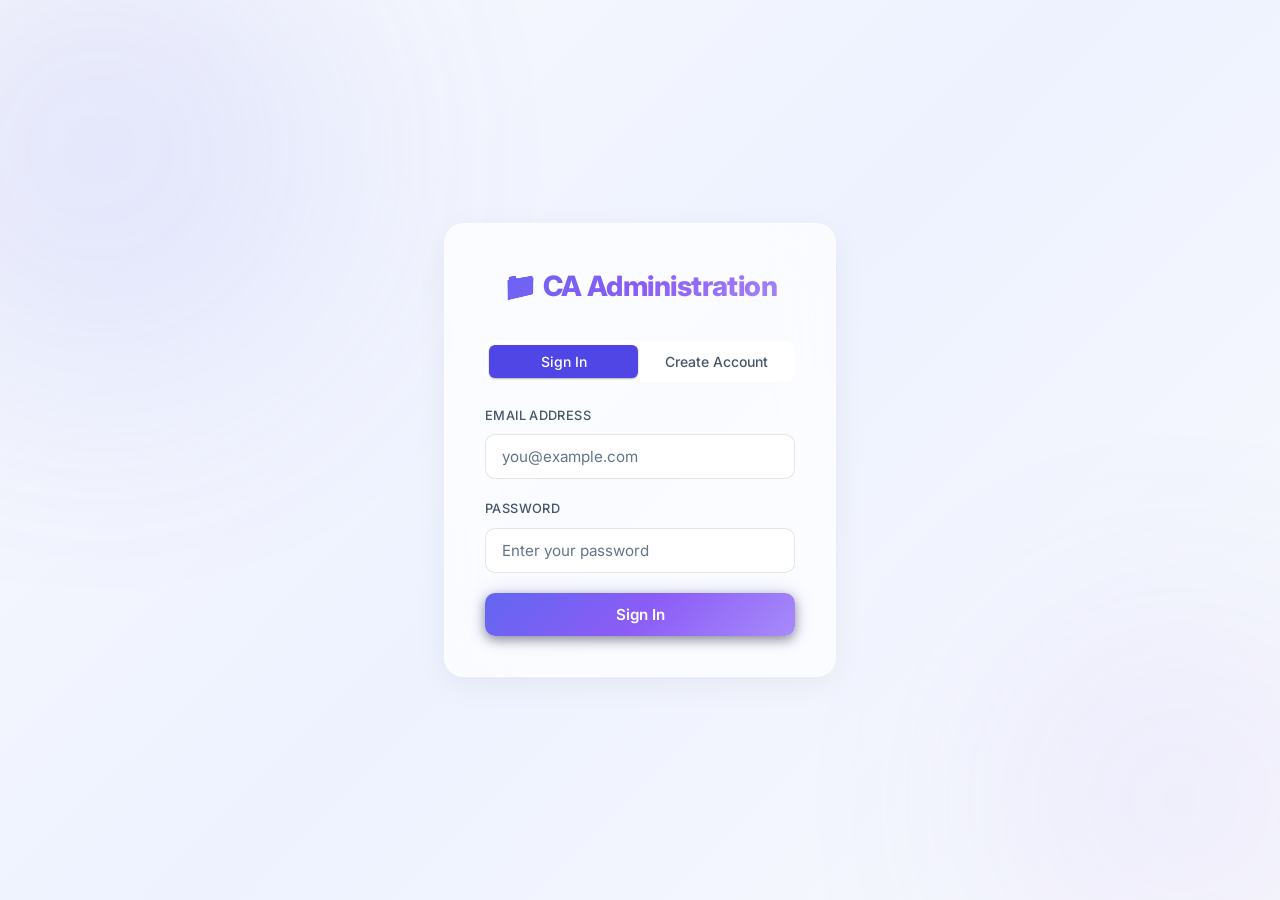
<file: frontend/index.html>
<!DOCTYPE html>
<html lang="en">
<head>
    <meta charset="UTF-8">
    <meta name="viewport" content="width=device-width, initial-scale=1.0">
    <meta name="description" content="CA Administration. Securely organize, store, and manage your files with automatic categorization and Google Drive integration.">
    <title>CA Administration</title>
    <link rel="stylesheet" href="css/style.css">
    <link rel="manifest" href="manifest.json">
    <meta name="theme-color" content="#6C5CE7">
    <meta name="apple-mobile-web-app-capable" content="yes">
</head>
<body>
    <div class="auth-page">
        <div class="auth-container">
            <div class="auth-card">
                <!-- Logo -->
                <div class="auth-logo">
                    <h1>📁 CA Administration</h1>

                </div>

                <!-- Tabs -->
                <div class="auth-tabs">
                    <button class="auth-tab active" id="tab-login" onclick="switchTab('login')">Sign In</button>
                    <button class="auth-tab" id="tab-signup" onclick="switchTab('signup')">Create Account</button>
                </div>

                <!-- Error display -->
                <div class="auth-error" id="auth-error"></div>

                <!-- Login Form -->
                <form class="auth-form active" id="form-login" onsubmit="handleLogin(event)">
                    <div class="input-group">
                        <label for="login-email">Email Address</label>
                        <input type="email" id="login-email" placeholder="you@example.com" required autocomplete="email">
                    </div>
                    <div class="input-group">
                        <label for="login-password">Password</label>
                        <input type="password" id="login-password" placeholder="Enter your password" required autocomplete="current-password">
                    </div>
                    <button type="submit" class="btn btn-primary" id="login-btn">
                        Sign In
                    </button>
                </form>

                <!-- Signup Form -->
                <form class="auth-form" id="form-signup" onsubmit="handleSignup(event)">
                    <div class="input-group">
                        <label for="signup-email">Email Address</label>
                        <input type="email" id="signup-email" placeholder="you@example.com" required autocomplete="email">
                    </div>
                    <div class="input-group">
                        <label for="signup-password">Password</label>
                        <input type="password" id="signup-password" placeholder="Min 6 characters" required minlength="6" autocomplete="new-password">
                    </div>
                    <div class="input-group">
                        <label for="signup-confirm">Confirm Password</label>
                        <input type="password" id="signup-confirm" placeholder="Re-enter password" required minlength="6" autocomplete="new-password">
                    </div>
                    <button type="submit" class="btn btn-primary" id="signup-btn">
                        Create Account
                    </button>
                </form>
            </div>
        </div>
    </div>

    <script src="js/api.js"></script>
    <script src="js/auth.js"></script>
    <script>
        if ('serviceWorker' in navigator) {
            navigator.serviceWorker.register('/sw.js').catch(e => console.log('SW registration failed:', e));
        }
    </script>
</body>
</html>
</file>
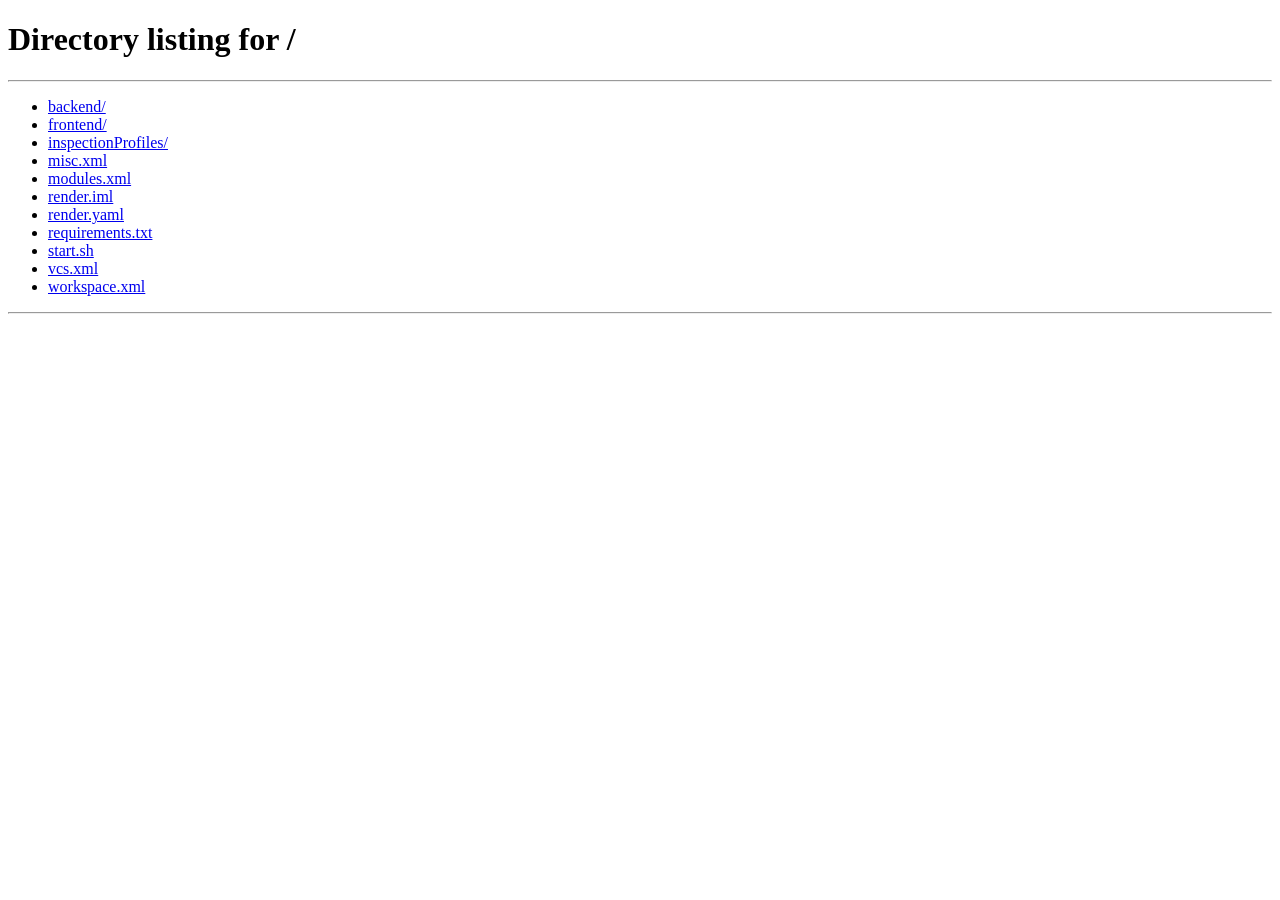
<file: frontend/billing.html>
<!DOCTYPE html>
<html lang="en">
<head>
    <meta charset="UTF-8">
    <meta name="viewport" content="width=device-width, initial-scale=1.0">
    <meta name="description" content="CA Billing Dashboard — Track revenue, manage client billing.">
    <title>Billing Dashboard — CA Administration</title>
    <link rel="stylesheet" href="css/style.css">
    <link rel="manifest" href="manifest.json">
    <meta name="theme-color" content="#6C5CE7">
</head>
<body>
    <div class="sidebar-overlay" id="sidebar-overlay" onclick="toggleSidebar()"></div>
    <div class="dashboard">
        <aside class="sidebar" id="sidebar">
            <div class="sidebar-header"><h1>💰 Billing</h1><p>Financial Dashboard</p></div>
            <nav class="sidebar-nav">
                <div class="sidebar-section-title">Views</div>
                <button class="sidebar-item active" id="nav-overview" onclick="switchBillingView('overview',this)"><span class="icon">📊</span><span>Overview</span></button>
                <button class="sidebar-item" id="nav-clients" onclick="switchBillingView('clients',this)"><span class="icon">👥</span><span>Client Billing</span></button>
                <button class="sidebar-item" id="nav-revenue" onclick="switchBillingView('revenue',this)"><span class="icon">📈</span><span>Revenue</span></button>
                <div class="sidebar-section-title" style="margin-top:var(--sp-6);">Quick Links</div>
                <a href="/admin" class="sidebar-item"><span class="icon">⚙</span><span>Admin Panel</span></a>
                <a href="/dashboard" class="sidebar-item"><span class="icon">🏠</span><span>Dashboard</span></a>
            </nav>
            <div class="sidebar-footer">
                <div class="user-info"><div class="user-avatar" id="user-avatar">A</div><div class="details"><div class="name" id="user-name">Admin</div><div class="email" id="user-email">admin@email.com</div></div></div>
                <button class="btn btn-ghost btn-sm logout-btn" onclick="logout()">↩ Sign Out</button>
            </div>
        </aside>
        <main class="main-content">
            <div class="top-bar">
                <div style="display:flex;align-items:center;gap:12px;"><button class="mobile-menu-btn" onclick="toggleSidebar()">☰</button><h2 id="page-title">Billing Dashboard</h2></div>
                <div class="top-actions">
                    <button class="btn btn-primary btn-sm" onclick="showAddServiceModal()">+ Add Charge</button>
                    <button class="btn btn-secondary btn-sm" onclick="showRecordPaymentModal()">💵 Record Payment</button>
                </div>
            </div>
            <!-- Overview -->
            <div class="billing-view active" id="view-overview">
                <div class="stats-grid">
                    <div class="stat-card purple"><div class="stat-icon">💰</div><div class="stat-value" id="stat-total-billed">₹0</div><div class="stat-label">Total Billed</div></div>
                    <div class="stat-card green"><div class="stat-icon">✅</div><div class="stat-value" id="stat-collected">₹0</div><div class="stat-label">Collected</div></div>
                    <div class="stat-card amber"><div class="stat-icon">⏳</div><div class="stat-value" id="stat-outstanding">₹0</div><div class="stat-label">Outstanding</div></div>
                    <div class="stat-card red"><div class="stat-icon">📅</div><div class="stat-value" id="stat-this-month">₹0</div><div class="stat-label">This Month</div></div>
                </div>
                <div class="admin-section"><div class="section-header"><h3>📈 Monthly Revenue</h3></div><div class="revenue-chart" id="revenue-chart"></div></div>
                <div class="admin-section"><div class="section-header"><h3>💵 Recent Payments</h3></div>
                    <div class="admin-table-wrapper"><table class="admin-table"><thead><tr><th>Client</th><th>Amount</th><th>Method</th><th>Status</th><th>Date</th></tr></thead><tbody id="recent-payments-tbody"><tr><td colspan="5" class="table-empty">Loading...</td></tr></tbody></table></div>
                </div>
            </div>
            <!-- Client Billing -->
            <div class="billing-view" id="view-clients">
                <div class="admin-section"><div class="section-header"><h3>👥 Client-wise Billing</h3></div>
                    <div class="admin-table-wrapper"><table class="admin-table"><thead><tr><th>Client</th><th>Total Billed</th><th>Paid</th><th>Pending</th><th>Services</th><th>Actions</th></tr></thead><tbody id="client-billing-tbody"><tr><td colspan="6" class="table-empty">Loading...</td></tr></tbody></table></div>
                </div>
            </div>
            <!-- Revenue -->
            <div class="billing-view" id="view-revenue">
                <div class="admin-section"><div class="section-header"><h3>📈 Monthly Revenue Breakdown</h3></div>
                    <div class="admin-table-wrapper"><table class="admin-table"><thead><tr><th>Month</th><th>Total</th><th>Collected</th><th>Outstanding</th><th>Services</th></tr></thead><tbody id="revenue-tbody"><tr><td colspan="5" class="table-empty">Loading...</td></tr></tbody></table></div>
                </div>
            </div>
        </main>
    </div>
    <div class="toast-container" id="toast-container"></div>
    <!-- Add Service Modal -->
    <div class="modal-overlay" id="add-service-modal">
        <div class="modal" style="max-width:520px;"><h3>Add Service Charge</h3>
            <form id="add-service-form" onsubmit="handleAddService(event)" style="display:flex;flex-direction:column;gap:var(--sp-4);margin-top:var(--sp-4);">
                <div class="input-group"><label>Client</label><select id="service-client" required style="width:100%;padding:var(--sp-3);background:var(--bg-secondary);border:1px solid var(--border-default);border-radius:var(--radius-md);color:var(--text-primary);font-family:inherit;"><option value="">Select client...</option></select></div>
                <div class="input-group"><label>Service</label><select id="service-name" required style="width:100%;padding:var(--sp-3);background:var(--bg-secondary);border:1px solid var(--border-default);border-radius:var(--radius-md);color:var(--text-primary);font-family:inherit;"><option value="">Select...</option><option>GST Filing</option><option>ITR Filing</option><option>TDS Return</option><option>Audit</option><option>ROC Filing</option><option>Bookkeeping</option><option>Payroll Processing</option><option>Consultation</option><option>Other</option></select></div>
                <div class="input-group"><label>Amount (₹)</label><input type="number" id="service-amount" placeholder="5000" required min="1" step="0.01"></div>
                <div class="input-group"><label>Period</label><input type="text" id="service-period" placeholder="e.g. April 2026"></div>
                <div class="input-group"><label>Notes</label><textarea id="service-notes" rows="2" placeholder="Notes..." style="width:100%;padding:var(--sp-3);border-radius:var(--radius-md);border:1px solid var(--border-default);background:var(--bg-secondary);color:var(--text-primary);font-family:inherit;resize:vertical;"></textarea></div>
                <div class="modal-actions"><button type="button" class="btn btn-secondary btn-sm" onclick="closeAddServiceModal()">Cancel</button><button type="submit" class="btn btn-primary btn-sm">Add Charge</button></div>
            </form>
        </div>
    </div>
    <!-- Record Payment Modal -->
    <div class="modal-overlay" id="record-payment-modal">
        <div class="modal" style="max-width:520px;"><h3>Record Payment</h3>
            <form id="record-payment-form" onsubmit="handleRecordPayment(event)" style="display:flex;flex-direction:column;gap:var(--sp-4);margin-top:var(--sp-4);">
                <div class="input-group"><label>Client</label><select id="payment-client" required style="width:100%;padding:var(--sp-3);background:var(--bg-secondary);border:1px solid var(--border-default);border-radius:var(--radius-md);color:var(--text-primary);font-family:inherit;"><option value="">Select client...</option></select></div>
                <div class="input-group"><label>Amount (₹)</label><input type="number" id="payment-amount" placeholder="10000" required min="1" step="0.01"></div>
                <div class="input-group"><label>Method</label><select id="payment-method" style="width:100%;padding:var(--sp-3);background:var(--bg-secondary);border:1px solid var(--border-default);border-radius:var(--radius-md);color:var(--text-primary);font-family:inherit;"><option value="bank">Bank Transfer</option><option value="upi">UPI</option><option value="cash">Cash</option><option value="cheque">Cheque</option><option value="card">Card</option></select></div>
                <div class="input-group"><label>Reference ID</label><input type="text" id="payment-reference" placeholder="TXN123456"></div>
                <div class="input-group"><label>Status</label><select id="payment-status" style="width:100%;padding:var(--sp-3);background:var(--bg-secondary);border:1px solid var(--border-default);border-radius:var(--radius-md);color:var(--text-primary);font-family:inherit;"><option value="received">Received</option><option value="pending">Pending</option></select></div>
                <div class="input-group"><label>Description</label><input type="text" id="payment-desc" placeholder="GST Filing Q1 Payment"></div>
                <div class="modal-actions"><button type="button" class="btn btn-secondary btn-sm" onclick="closeRecordPaymentModal()">Cancel</button><button type="submit" class="btn btn-primary btn-sm">Record Payment</button></div>
            </form>
        </div>
    </div>
    <script src="js/api.js"></script>
    <script src="js/billing.js"></script>
</body>
</html>
</file>
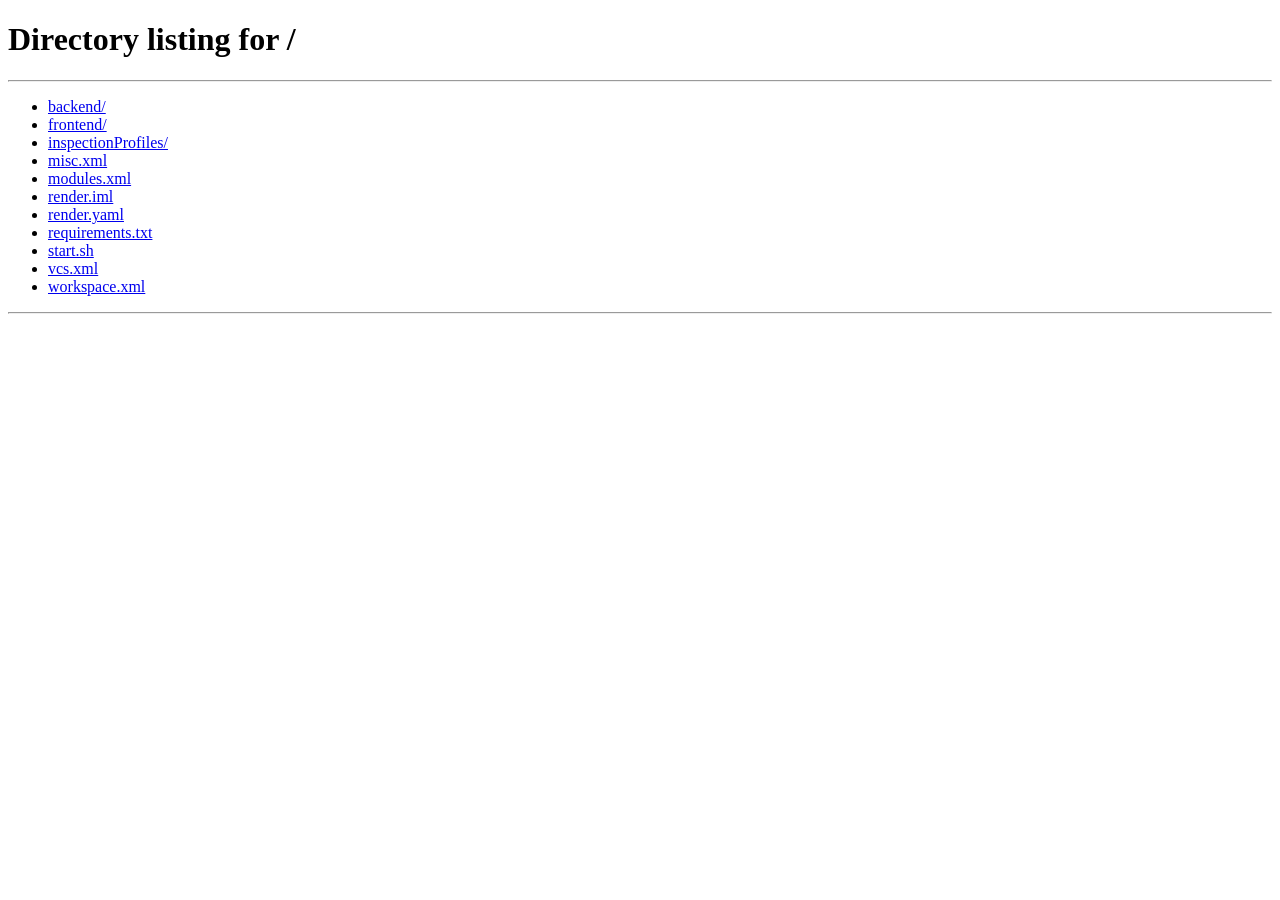
<file: frontend/classify.html>
<!DOCTYPE html>
<html lang="en">
<head>
    <meta charset="UTF-8">
    <meta name="viewport" content="width=device-width, initial-scale=1.0">
    <meta name="description" content="AI-Powered Document Classification — Analyze, categorize, and route CA documents automatically.">
    <title>Document Classifier — AI Engine</title>
    <link rel="stylesheet" href="css/style.css">
    <link rel="stylesheet" href="css/classify.css">
</head>
<body>
    <!-- Sidebar overlay for mobile -->
    <div class="clf-sidebar-overlay" id="clf-sidebar-overlay" onclick="toggleClfSidebar()"></div>

    <div class="classify-layout">
        <!-- ═══ Sidebar ═══ -->
        <aside class="classify-sidebar" id="clf-sidebar">
            <div class="sidebar-header">
                <h1>🤖 Classifier</h1>
                <p>AI Document Engine</p>
            </div>

            <nav class="sidebar-nav">
                <button class="sidebar-item active" id="clf-nav-dashboard" onclick="switchClfView('dashboard', this)">
                    <span>📊</span>
                    <span>Dashboard</span>
                </button>
                <button class="sidebar-item" id="clf-nav-review" onclick="switchClfView('review', this)">
                    <span>⚠️</span>
                    <span>Review Queue</span>
                    <span class="badge" id="clf-badge-review" style="background: var(--warning-400); color: #000;">0</span>
                </button>
                <button class="sidebar-item" id="clf-nav-logs" onclick="switchClfView('logs', this)">
                    <span>📋</span>
                    <span>All Classifications</span>
                </button>
                <button class="sidebar-item" id="clf-nav-categories" onclick="switchClfView('categories', this)">
                    <span>🏷️</span>
                    <span>Categories</span>
                </button>

                <div style="height: 1px; background: var(--border-default); margin: 16px 8px;"></div>

                <a href="/admin" class="sidebar-item">
                    <span>⚙</span>
                    <span>Admin Panel</span>
                </a>
                <a href="/workspace" class="sidebar-item">
                    <span>📑</span>
                    <span>Workspace</span>
                </a>
                <a href="/dashboard" class="sidebar-item">
                    <span>🏠</span>
                    <span>Dashboard</span>
                </a>
            </nav>

            <div class="sidebar-footer">
                <div class="sidebar-item" style="cursor: default;">
                    <span>👤</span>
                    <span id="clf-user-email" style="font-size: 0.82rem;">Admin</span>
                </div>
                <button class="sidebar-item" onclick="logout()" style="color: var(--danger-400);">
                    <span>↩</span>
                    <span>Sign Out</span>
                </button>
            </div>
        </aside>

        <!-- ═══ Main Content ═══ -->
        <main class="classify-main">
            <!-- Top Bar -->
            <div class="classify-topbar">
                <div style="display: flex; align-items: center; gap: 12px;">
                    <button class="clf-mobile-menu" onclick="toggleClfSidebar()">☰</button>
                    <h2 id="clf-page-title">Classification Dashboard</h2>
                </div>
                <div class="classify-topbar-actions">
                    <button class="btn btn-ghost btn-sm" id="reclassify-all-btn" onclick="reclassifyAllFiles()">
                        🔄 Re-classify All
                    </button>
                </div>
            </div>

            <!-- ═══ Dashboard View ═══ -->
            <div class="clf-view active" id="clf-view-dashboard">
                <!-- Stats -->
                <div class="clf-stats-grid" id="clf-stats-grid">
                    <div class="clf-stat-card purple">
                        <div class="stat-icon">📄</div>
                        <div class="stat-value" id="clf-stat-total">0</div>
                        <div class="stat-label">Total Classified</div>
                    </div>
                    <div class="clf-stat-card amber">
                        <div class="stat-icon">⚠️</div>
                        <div class="stat-value" id="clf-stat-review">0</div>
                        <div class="stat-label">Needs Review</div>
                    </div>
                    <div class="clf-stat-card green">
                        <div class="stat-icon">✅</div>
                        <div class="stat-value" id="clf-stat-high-conf">0</div>
                        <div class="stat-label">High Confidence</div>
                    </div>
                    <div class="clf-stat-card red">
                        <div class="stat-icon">🔻</div>
                        <div class="stat-value" id="clf-stat-low-conf">0</div>
                        <div class="stat-label">Low Confidence</div>
                    </div>
                </div>

                <!-- Category Distribution -->
                <div class="clf-section">
                    <div class="clf-section-header">
                        <h3>🏷️ Category Distribution</h3>
                    </div>
                    <div class="category-dist-grid" id="clf-category-grid">
                        <div class="clf-loading"><div class="clf-spinner"></div> Loading...</div>
                    </div>
                </div>

                <!-- Recent Classifications -->
                <div class="clf-section">
                    <div class="clf-section-header">
                        <h3>📋 Recent Classifications</h3>
                    </div>
                    <div class="clf-table-wrapper">
                        <table class="clf-table" id="clf-recent-table">
                            <thead>
                                <tr>
                                    <th>File</th>
                                    <th>Category</th>
                                    <th>Sub-Category</th>
                                    <th>Confidence</th>
                                    <th>User</th>
                                    <th>Date</th>
                                </tr>
                            </thead>
                            <tbody id="clf-recent-tbody">
                                <tr><td colspan="6" class="table-empty">Loading...</td></tr>
                            </tbody>
                        </table>
                    </div>
                </div>
            </div>

            <!-- ═══ Review Queue View ═══ -->
            <div class="clf-view" id="clf-view-review" style="display: none;">
                <div class="reclassify-progress" id="reclassify-progress">
                    <div class="clf-spinner"></div>
                    <span id="reclassify-progress-text">Re-classifying files...</span>
                </div>

                <div class="clf-section">
                    <div class="clf-section-header">
                        <div style="display: flex; align-items: center; gap: 8px;">
                            <h3>⚠️ Manual Review Queue</h3>
                            <span class="needs-review-badge" id="review-count-badge">0 files</span>
                        </div>
                    </div>
                    <div class="review-cards-grid" id="review-cards-grid">
                        <!-- Dynamically populated -->
                    </div>
                    <div class="clf-empty-state" id="review-empty" style="display: none;">
                        <div class="empty-icon">🎉</div>
                        <h3>All clear!</h3>
                        <p>No files need manual review. All documents are classified with high confidence.</p>
                    </div>
                </div>
            </div>

            <!-- ═══ All Classifications View ═══ -->
            <div class="clf-view" id="clf-view-logs" style="display: none;">
                <div class="clf-section">
                    <div class="clf-section-header">
                        <h3>📋 All Classification Logs</h3>
                        <div style="display: flex; gap: 8px; align-items: center;">
                            <select id="clf-log-filter" onchange="loadClassificationLogs()" style="padding: var(--sp-2) var(--sp-3); background: var(--bg-surface); border: 1px solid var(--border-default); border-radius: var(--radius-md); color: var(--text-primary); font-family: inherit; font-size: 0.82rem;">
                                <option value="">All Categories</option>
                            </select>
                        </div>
                    </div>
                    <div class="clf-table-wrapper">
                        <table class="clf-table" id="clf-logs-table">
                            <thead>
                                <tr>
                                    <th>File Name</th>
                                    <th>Category</th>
                                    <th>Sub-Category</th>
                                    <th>FY</th>
                                    <th>Confidence</th>
                                    <th>Status</th>
                                    <th>User</th>
                                    <th>Date</th>
                                    <th>Actions</th>
                                </tr>
                            </thead>
                            <tbody id="clf-logs-tbody">
                                <tr><td colspan="9" class="table-empty">Loading...</td></tr>
                            </tbody>
                        </table>
                    </div>
                </div>
            </div>

            <!-- ═══ Categories View ═══ -->
            <div class="clf-view" id="clf-view-categories" style="display: none;">
                <div class="clf-section">
                    <div class="clf-section-header">
                        <h3>🏷️ Classification Categories & Rules</h3>
                    </div>
                    <div id="clf-categories-list">
                        <div class="clf-loading"><div class="clf-spinner"></div> Loading categories...</div>
                    </div>
                </div>
            </div>
        </main>
    </div>

    <!-- Toast container -->
    <div class="toast-container" id="toast-container"></div>

    <!-- ═══ Override Modal ═══ -->
    <div class="clf-modal-overlay" id="override-modal">
        <div class="clf-modal">
            <div class="clf-modal-header">
                <h3>✏️ Override Classification</h3>
                <p id="override-modal-filename">Manually assign category and sub-category for this document.</p>
            </div>
            <form id="override-form" onsubmit="handleOverride(event)">
                <div class="clf-modal-body">
                    <div class="clf-input-group">
                        <label for="override-category">Category</label>
                        <select id="override-category" required onchange="updateSubCategoryOptions()">
                            <option value="">Select category...</option>
                        </select>
                    </div>
                    <div class="clf-input-group">
                        <label for="override-subcategory">Sub-Category</label>
                        <select id="override-subcategory" required>
                            <option value="">Select sub-category...</option>
                        </select>
                    </div>
                    <div class="clf-input-group">
                        <label for="override-fy">Financial Year (optional)</label>
                        <input type="text" id="override-fy" placeholder="e.g. FY2024-25">
                    </div>
                </div>
                <div class="clf-modal-footer">
                    <button type="button" class="btn btn-secondary btn-sm" onclick="closeOverrideModal()">Cancel</button>
                    <button type="submit" class="btn btn-primary btn-sm">Save Classification</button>
                </div>
            </form>
        </div>
    </div>

    <script src="js/api.js"></script>
    <script src="js/classify.js"></script>
</body>
</html>
</file>
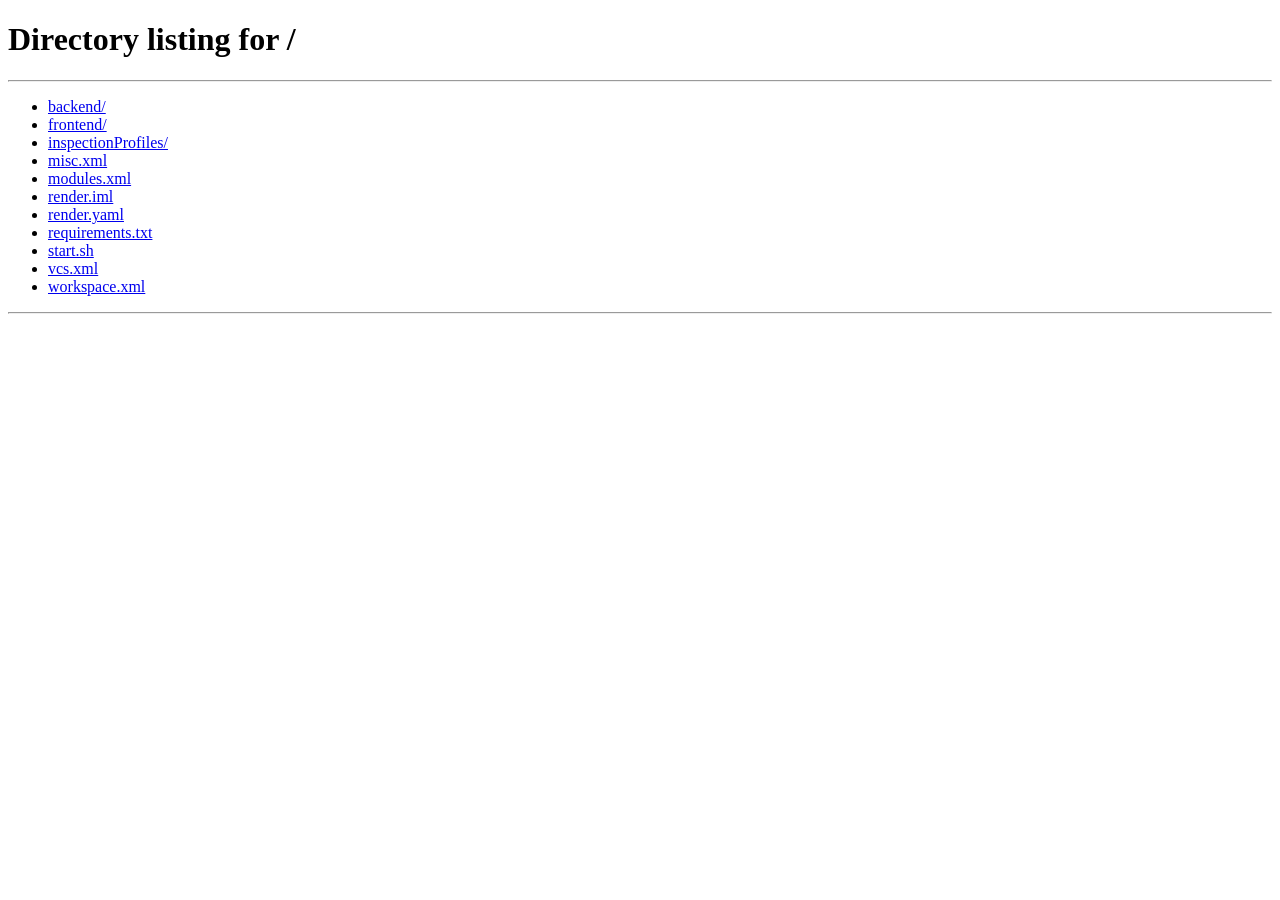
<file: frontend/dashboard.html>
<!DOCTYPE html>
<html lang="en">
<head>
    <meta charset="UTF-8">
    <meta name="viewport" content="width=device-width, initial-scale=1.0">
    <meta name="description" content="CA Administration Dashboard — Manage your files, upload assets, and view assigned tasks.">
    <title>Dashboard — CA Administration</title>
    <link rel="stylesheet" href="css/style.css">
</head>
<body>
    <!-- Sidebar overlay for mobile -->
    <div class="sidebar-overlay" id="sidebar-overlay" onclick="toggleSidebar()"></div>

    <div class="dashboard">
        <!-- ═══ Sidebar ═══ -->
        <aside class="sidebar" id="sidebar">
            <div class="sidebar-header">
                <h1>📁 CA Administration</h1>

            </div>

            <nav class="sidebar-nav">
                <div class="sidebar-section-title">Overview</div>
                <button class="sidebar-item active" id="nav-all" onclick="filterByFolder(null, this)">
                    <span class="icon">🏠</span>
                    <span>All Files</span>
                    <span class="badge" id="badge-all">0</span>
                </button>

                <div class="sidebar-section-title">Folders</div>
                <div id="folder-list">
                    <!-- Dynamically populated -->
                </div>
            </nav>

            <div class="sidebar-footer">
                <div class="user-info">
                    <div class="user-avatar" id="user-avatar">U</div>
                    <div class="details">
                        <div class="name" id="user-name">User</div>
                        <div class="email" id="user-email">user@email.com</div>
                    </div>
                </div>
                <a href="/admin" class="btn btn-ghost btn-sm admin-panel-link" id="admin-link" style="display: none;">
                    ⚙ Admin Panel
                </a>
                <button class="btn btn-ghost btn-sm logout-btn" onclick="logout()">
                    ↩ Sign Out
                </button>
            </div>
        </aside>

        <!-- ═══ Main Content ═══ -->
        <main class="main-content">
            <!-- Top Bar -->
            <div class="top-bar">
                <div style="display: flex; align-items: center; gap: 12px;">
                    <button class="mobile-menu-btn" onclick="toggleSidebar()">☰</button>
                    <h2 id="page-title">Dashboard</h2>
                </div>

                <div class="search-bar" id="search-bar">
                    <span class="search-icon">🔍</span>
                    <input type="text" id="search-input" placeholder="Search files..." oninput="handleSearch(this.value)">
                </div>

                <div class="top-actions">
                    <!-- Notification Bell -->
                    <div style="position: relative;">
                        <button class="notification-bell" id="notif-bell" onclick="toggleNotificationDropdown()">
                            🔔
                            <span class="notif-badge hidden" id="notif-badge-count">0</span>
                        </button>
                        <div class="notification-dropdown" id="notif-dropdown">
                            <div class="notif-header">
                                <h4>Notifications</h4>
                                <button onclick="markAllNotificationsRead()">Mark all read</button>
                            </div>
                            <div class="notif-list" id="notif-list">
                                <div class="notif-empty">No notifications yet</div>
                            </div>
                        </div>
                    </div>
                    <button class="btn btn-primary btn-sm" onclick="scrollToUpload()">
                        ⬆ Upload
                    </button>
                </div>
            </div>

            <!-- Stat Cards -->
            <div class="stats-grid" id="stats-grid">
                <div class="stat-card purple">
                    <div class="stat-icon">📄</div>
                    <div class="stat-value" id="stat-total">0</div>
                    <div class="stat-label">Total Files</div>
                </div>
                <div class="stat-card green">
                    <div class="stat-icon">✅</div>
                    <div class="stat-value" id="stat-reviewed">0</div>
                    <div class="stat-label">Reviewed</div>
                </div>
                <div class="stat-card amber">
                    <div class="stat-icon">⏳</div>
                    <div class="stat-value" id="stat-pending">0</div>
                    <div class="stat-label">Pending Review</div>
                </div>
                <div class="stat-card red">
                    <div class="stat-icon">📝</div>
                    <div class="stat-value" id="stat-docs">0</div>
                    <div class="stat-label">Documents</div>
                </div>
            </div>



            <!-- Assigned Tasks Section -->
            <div class="tasks-section" style="margin-bottom: var(--sp-6);">
                <div class="section-header">
                    <div style="display: flex; align-items: center; gap: 8px;">
                        <h3>📝 Assigned Tasks</h3>
                        <span class="file-count-badge" id="tasks-badge" style="background: var(--primary-500); color: white;">0</span>
                    </div>
                </div>
                <div class="tasks-grid" id="tasks-container" style="display: flex; flex-direction: column; gap: var(--sp-3);">
                </div>
            </div>

            <!-- My Payments Section -->
            <div class="payments-section" style="margin-bottom: var(--sp-6);">
                <div class="section-header">
                    <div style="display: flex; align-items: center; gap: 8px;">
                        <h3>💰 My Payments</h3>
                    </div>
                </div>
                <div class="admin-table-wrapper">
                    <table class="admin-table"><thead><tr><th>Amount</th><th>Description</th><th>Method</th><th>Status</th><th>Date</th></tr></thead>
                        <tbody id="my-payments-tbody"><tr><td colspan="5" class="table-empty">Loading...</td></tr></tbody>
                    </table>
                </div>
            </div>

            <!-- My Billing Section -->
            <div class="billing-section" style="margin-bottom: var(--sp-6);">
                <div class="section-header">
                    <div style="display: flex; align-items: center; gap: 8px;">
                        <h3>📋 My Billing</h3>
                    </div>
                </div>
                <div class="admin-table-wrapper">
                    <table class="admin-table"><thead><tr><th>Service</th><th>Amount</th><th>Period</th><th>Status</th><th>Date</th></tr></thead>
                        <tbody id="my-billing-tbody"><tr><td colspan="5" class="table-empty">Loading...</td></tr></tbody>
                    </table>
                </div>
            </div>

            <!-- Shared With Me Section -->
            <div class="shared-files-section" style="margin-bottom: var(--sp-6);">
                <div class="section-header">
                    <div style="display: flex; align-items: center; gap: 8px;">
                        <h3>📤 Shared With Me</h3>
                        <span class="file-count-badge" id="shared-files-badge" style="background: var(--primary-500); color: white;">0</span>
                    </div>
                </div>
                <div class="shared-files-grid" id="shared-files-container" style="display: flex; flex-direction: column; gap: var(--sp-3);">
                    <!-- Dynamically populated -->
                </div>
                <div class="empty-state" id="shared-files-empty" style="display: none;">
                    <div class="empty-icon">📤</div>
                    <h3>No shared files</h3>
                    <p>Files shared with you by the admin will appear here</p>
                </div>
            </div>

            <!-- Workspace Documents (Shared by Admin) -->
            <div class="shared-files-section" style="margin-bottom: var(--sp-6);">
                <div class="section-header">
                    <div style="display: flex; align-items: center; gap: 8px;">
                        <h3>📑 Workspace Documents</h3>
                        <span class="file-count-badge" id="ws-shared-badge" style="background: var(--primary-500); color: white;">0</span>
                    </div>
                </div>
                <div class="shared-files-grid" id="ws-shared-container" style="display: flex; flex-direction: column; gap: var(--sp-3);">
                    <!-- Dynamically populated -->
                </div>
                <div class="empty-state" id="ws-shared-empty" style="display: none;">
                    <div class="empty-icon">📑</div>
                    <h3>No workspace documents</h3>
                    <p>Documents shared with you from the workspace will appear here</p>
                </div>
            </div>

            <!-- Upload Section -->
            <div class="upload-section" id="upload-section">
                <div class="drop-zone" id="drop-zone">
                    <div class="upload-icon">☁️</div>
                    <h3>Drag & drop files here</h3>
                    <p>or <span class="browse-link" onclick="document.getElementById('file-input').click()">browse files</span> from your computer</p>
                    <input type="file" id="file-input" multiple onchange="handleFileSelect(this.files)">

                    <div class="upload-options">
                        <span>Folder:</span>
                        <select id="folder-select">
                            <option value="">Auto (detect by type)</option>
                        </select>
                    </div>

                    <div class="upload-progress" id="upload-progress">
                        <div class="progress-bar-container">
                            <div class="progress-bar" id="progress-bar"></div>
                        </div>
                        <div class="progress-text" id="progress-text">Uploading...</div>
                    </div>
                </div>
            </div>

            <!-- Filter Bar -->
            <div class="filter-bar" id="filter-bar">
                <label>Filters:</label>
                <select id="filter-status" onchange="loadFiles()">
                    <option value="">All Status</option>
                    <option value="pending">⏳ Pending</option>
                    <option value="reviewed">✅ Reviewed</option>
                </select>
                <select id="filter-type" onchange="loadFiles()">
                    <option value="">All Types</option>
                    <option value="image">🖼️ Images</option>
                    <option value="video">🎬 Videos</option>
                    <option value="document">📝 Documents</option>
                    <option value="other">📦 Others</option>
                </select>
            </div>

            <!-- Files Grid -->
            <div class="files-section" id="files-section">
                <div class="section-header">
                    <div style="display: flex; align-items: center;">
                        <h3 id="files-title">All Files</h3>
                        <span class="file-count-badge" id="files-count">0 files</span>
                    </div>
                </div>

                <div class="file-grid" id="file-grid">
                    <!-- Dynamically populated -->
                </div>

                <div class="empty-state" id="empty-state" style="display: none;">
                    <div class="empty-icon">📂</div>
                    <h3>No files yet</h3>
                    <p>Upload your first file using the drop zone above</p>
                </div>
            </div>
        </main>
    </div>

    <!-- Toast container -->
    <div class="toast-container" id="toast-container"></div>

    <!-- Delete confirmation modal -->
    <div class="modal-overlay" id="delete-modal">
        <div class="modal">
            <h3>Delete File</h3>
            <p>Are you sure you want to delete this file? This action cannot be undone.</p>
            <div class="modal-actions">
                <button class="btn btn-secondary btn-sm" onclick="closeDeleteModal()">Cancel</button>
                <button class="btn btn-danger btn-sm" id="confirm-delete-btn" onclick="confirmDelete()">Delete</button>
            </div>
        </div>
    </div>

    <!-- File Detail Modal -->
    <div class="file-detail-overlay" id="file-detail-overlay" onclick="if(event.target===this)closeFileDetail()">
        <div class="file-detail-modal" id="file-detail-modal">
            <div class="fdm-header">
                <div class="fdm-icon" id="fdm-icon">📄</div>
                <div class="fdm-title-area">
                    <h3 id="fdm-file-name">—</h3>
                    <span id="fdm-file-type" style="font-size: 0.75rem; color: var(--text-secondary);">—</span>
                </div>
                <button class="fdm-close" onclick="closeFileDetail()">✕</button>
            </div>
            <div class="fdm-body">
                <div id="fdm-status-banner" class="fdm-status-banner pending">
                    <div class="status-icon" id="fdm-status-icon">⏳</div>
                    <div class="status-text">
                        <strong id="fdm-status-label">Pending Review</strong>
                        <span id="fdm-status-desc">Your file is being reviewed by the CA</span>
                    </div>
                </div>
                <dl class="fdm-detail-grid" id="fdm-detail-grid">
                    <!-- Dynamically populated -->
                </dl>
            </div>
            <div class="fdm-footer">
                <button class="btn btn-secondary btn-sm" onclick="closeFileDetail()">Close</button>
                <button class="btn btn-primary btn-sm" id="fdm-open-btn" onclick="openFileFromDetail()" style="display:none;">⬇ Download</button>
            </div>
        </div>
    </div>

    <script src="js/api.js"></script>
    <script src="js/dashboard.js"></script>
</body>
</html>
</file>
<file: frontend/css/style.css>
/* ══════════════════════════════════════════════════════════════
   DAM — Design System
   Premium dark theme with glassmorphism, gradients, animations
   ══════════════════════════════════════════════════════════════ */

@import url('https://fonts.googleapis.com/css2?family=Inter:wght@300;400;500;600;700;800&display=swap');

/* ── Design Tokens ── */
:root {
    /* Primary palette */
    --primary-50:  #eef2ff;
    --primary-100: #e0e7ff;
    --primary-200: #c7d2fe;
    --primary-300: #a5b4fc;
    --primary-400: #818cf8;
    --primary-500: #6366f1;
    --primary-600: #4f46e5;
    --primary-700: #4338ca;
    --primary-800: #3730a3;
    --primary-900: #312e81;

    /* Accent */
    --accent-400: #34d399;
    --accent-500: #10b981;
    --accent-600: #059669;

    /* Danger */
    --danger-400: #f87171;
    --danger-500: #ef4444;

    /* Warning */
    --warning-400: #fbbf24;
    --warning-500: #f59e0b;

    /* Neutrals (light) */
    --bg-primary:    #f8fafc;
    --bg-secondary:  #ffffff;
    --bg-elevated:   #ffffff;
    --bg-surface:    #f1f5f9;
    --bg-hover:      #e2e8f0;
    --border-subtle: rgba(0, 0, 0, 0.06);
    --border-default:rgba(0, 0, 0, 0.10);
    --border-strong: rgba(0, 0, 0, 0.16);

    /* Text */
    --text-primary:   #0f172a;
    --text-secondary: #475569;
    --text-tertiary:  #64748b;
    --text-muted:     #94a3b8;
    --text-inverse:   #ffffff;

    /* Glass */
    --glass-bg:      rgba(255, 255, 255, 0.7);
    --glass-border:  rgba(255, 255, 255, 0.5);
    --glass-shadow:  0 8px 32px rgba(0, 0, 0, 0.05);

    /* Gradients */
    --gradient-primary: linear-gradient(135deg, #6366f1, #8b5cf6, #a78bfa);
    --gradient-accent:  linear-gradient(135deg, #10b981, #34d399);
    --gradient-hero:    linear-gradient(135deg, #f8fafc 0%, #eef2ff 50%, #f8fafc 100%);
    --gradient-card:    linear-gradient(145deg, rgba(255,255,255,1), rgba(255,255,255,0.8));

    /* Spacing */
    --sp-1: 0.25rem;  --sp-2: 0.5rem;   --sp-3: 0.75rem;
    --sp-4: 1rem;     --sp-5: 1.25rem;   --sp-6: 1.5rem;
    --sp-8: 2rem;     --sp-10: 2.5rem;   --sp-12: 3rem;
    --sp-16: 4rem;

    /* Radii */
    --radius-sm: 6px;
    --radius-md: 10px;
    --radius-lg: 14px;
    --radius-xl: 20px;
    --radius-full: 9999px;

    /* Transitions */
    --transition-fast: 150ms cubic-bezier(0.4, 0, 0.2, 1);
    --transition-base: 250ms cubic-bezier(0.4, 0, 0.2, 1);
    --transition-slow: 400ms cubic-bezier(0.4, 0, 0.2, 1);

    /* Shadows */
    --shadow-sm: 0 1px 2px rgba(0,0,0,0.3);
    --shadow-md: 0 4px 12px rgba(0,0,0,0.4);
    --shadow-lg: 0 8px 24px rgba(0,0,0,0.5);
    --shadow-xl: 0 16px 48px rgba(0,0,0,0.6);
    --shadow-glow: 0 0 30px rgba(99, 102, 241, 0.15);

    /* Sidebar */
    --sidebar-width: 260px;
}

/* ── Reset ── */
*, *::before, *::after {
    margin: 0;
    padding: 0;
    box-sizing: border-box;
}

html {
    font-size: 16px;
    -webkit-font-smoothing: antialiased;
    -moz-osx-font-smoothing: grayscale;
}

body {
    font-family: 'Inter', -apple-system, BlinkMacSystemFont, sans-serif;
    background: var(--bg-primary);
    color: var(--text-primary);
    line-height: 1.6;
    min-height: 100vh;
    overflow-x: hidden;
}

a { color: var(--primary-400); text-decoration: none; }
a:hover { color: var(--primary-300); }

/* ══════════════════════════════════════════════════════════════
   AUTH PAGE
   ══════════════════════════════════════════════════════════════ */

.auth-page {
    min-height: 100vh;
    display: flex;
    align-items: center;
    justify-content: center;
    background: var(--gradient-hero);
    position: relative;
    overflow: hidden;
}

/* Animated background orbs */
.auth-page::before,
.auth-page::after {
    content: '';
    position: absolute;
    border-radius: 50%;
    filter: blur(120px);
    opacity: 0.4;
    animation: float 20s ease-in-out infinite;
}

.auth-page::before {
    width: 500px; height: 500px;
    background: rgba(99, 102, 241, 0.3);
    top: -100px; left: -150px;
}

.auth-page::after {
    width: 400px; height: 400px;
    background: rgba(139, 92, 246, 0.2);
    bottom: -100px; right: -100px;
    animation-delay: -10s;
}

@keyframes float {
    0%, 100% { transform: translate(0, 0) scale(1); }
    33%      { transform: translate(40px, -30px) scale(1.05); }
    66%      { transform: translate(-20px, 20px) scale(0.95); }
}

.auth-container {
    position: relative;
    z-index: 1;
    width: 100%;
    max-width: 440px;
    padding: var(--sp-6);
}

.auth-card {
    background: var(--glass-bg);
    backdrop-filter: blur(24px) saturate(1.4);
    -webkit-backdrop-filter: blur(24px) saturate(1.4);
    border: 1px solid var(--glass-border);
    border-radius: var(--radius-xl);
    padding: var(--sp-10);
    box-shadow: var(--glass-shadow);
    animation: fadeSlideUp 0.6s ease-out;
}

@keyframes fadeSlideUp {
    from { opacity: 0; transform: translateY(20px); }
    to   { opacity: 1; transform: translateY(0); }
}

.auth-logo {
    text-align: center;
    margin-bottom: var(--sp-8);
}

.auth-logo h1 {
    font-size: 1.75rem;
    font-weight: 800;
    background: var(--gradient-primary);
    -webkit-background-clip: text;
    -webkit-text-fill-color: transparent;
    background-clip: text;
    letter-spacing: -0.02em;
}

.auth-logo p {
    color: var(--text-secondary);
    font-size: 0.875rem;
    margin-top: var(--sp-1);
}

/* Tabs */
.auth-tabs {
    display: flex;
    gap: var(--sp-1);
    background: var(--bg-secondary);
    border-radius: var(--radius-md);
    padding: var(--sp-1);
    margin-bottom: var(--sp-6);
}

.auth-tab {
    flex: 1;
    padding: var(--sp-2) var(--sp-4);
    border: none;
    border-radius: var(--radius-sm);
    background: transparent;
    color: var(--text-secondary);
    font-family: inherit;
    font-size: 0.875rem;
    font-weight: 500;
    cursor: pointer;
    transition: var(--transition-fast);
}

.auth-tab.active {
    background: var(--primary-600);
    color: #fff;
    box-shadow: var(--shadow-sm);
}

.auth-tab:hover:not(.active) {
    color: var(--text-primary);
    background: var(--bg-hover);
}

/* Form */
.auth-form {
    display: none;
    flex-direction: column;
    gap: var(--sp-5);
}

.auth-form.active {
    display: flex;
}

.input-group {
    position: relative;
}

.input-group label {
    display: block;
    font-size: 0.8rem;
    font-weight: 500;
    color: var(--text-secondary);
    margin-bottom: var(--sp-2);
    letter-spacing: 0.03em;
    text-transform: uppercase;
}

.input-group input {
    width: 100%;
    padding: var(--sp-3) var(--sp-4);
    background: var(--bg-secondary);
    border: 1px solid var(--border-default);
    border-radius: var(--radius-md);
    color: var(--text-primary);
    font-family: inherit;
    font-size: 0.95rem;
    transition: var(--transition-fast);
    outline: none;
}

.input-group input:focus {
    border-color: var(--primary-500);
    box-shadow: 0 0 0 3px rgba(99, 102, 241, 0.15);
}

.input-group input::placeholder {
    color: var(--text-tertiary);
}

/* Buttons */
.btn {
    display: inline-flex;
    align-items: center;
    justify-content: center;
    gap: var(--sp-2);
    padding: var(--sp-3) var(--sp-6);
    border: none;
    border-radius: var(--radius-md);
    font-family: inherit;
    font-size: 0.95rem;
    font-weight: 600;
    cursor: pointer;
    transition: var(--transition-base);
    outline: none;
    position: relative;
    overflow: hidden;
}

.btn-primary {
    background: var(--gradient-primary);
    color: #fff;
    box-shadow: var(--shadow-md), 0 0 20px rgba(99, 102, 241, 0.2);
}

.btn-primary:hover {
    transform: translateY(-1px);
    box-shadow: var(--shadow-lg), 0 0 30px rgba(99, 102, 241, 0.3);
}

.btn-primary:active {
    transform: translateY(0);
}

.btn-primary:disabled {
    opacity: 0.6;
    cursor: not-allowed;
    transform: none;
}

.btn-secondary {
    background: var(--bg-surface);
    color: var(--text-primary);
    border: 1px solid var(--border-default);
}

.btn-secondary:hover {
    background: var(--bg-hover);
    border-color: var(--border-strong);
}

.btn-ghost {
    background: transparent;
    color: var(--text-secondary);
    padding: var(--sp-2) var(--sp-3);
}

.btn-ghost:hover {
    color: var(--text-primary);
    background: var(--bg-hover);
}

.btn-danger {
    background: var(--danger-500);
    color: #fff;
}

.btn-danger:hover {
    background: var(--danger-400);
}

.btn-sm {
    padding: var(--sp-2) var(--sp-3);
    font-size: 0.8rem;
}

.btn-icon {
    width: 36px; height: 36px;
    padding: 0;
    border-radius: var(--radius-sm);
}

/* Auth error */
.auth-error {
    background: rgba(239, 68, 68, 0.1);
    border: 1px solid rgba(239, 68, 68, 0.2);
    color: var(--danger-400);
    padding: var(--sp-3) var(--sp-4);
    border-radius: var(--radius-md);
    font-size: 0.875rem;
    display: none;
}

.auth-error.visible {
    display: block;
    animation: shake 0.4s ease-out;
}

@keyframes shake {
    0%, 100% { transform: translateX(0); }
    25%      { transform: translateX(-5px); }
    75%      { transform: translateX(5px); }
}

/* ══════════════════════════════════════════════════════════════
   DASHBOARD LAYOUT
   ══════════════════════════════════════════════════════════════ */

.dashboard {
    display: flex;
    min-height: 100vh;
}

/* ── Sidebar ── */
.sidebar {
    width: var(--sidebar-width);
    background: var(--bg-secondary);
    border-right: 1px solid var(--border-subtle);
    display: flex;
    flex-direction: column;
    position: fixed;
    top: 0;
    left: 0;
    bottom: 0;
    z-index: 100;
    transition: transform var(--transition-base);
}

.sidebar-header {
    padding: var(--sp-6);
    border-bottom: 1px solid var(--border-subtle);
}

.sidebar-header h1 {
    font-size: 1.2rem;
    font-weight: 800;
    background: var(--gradient-primary);
    -webkit-background-clip: text;
    -webkit-text-fill-color: transparent;
    background-clip: text;
}

.sidebar-header p {
    font-size: 0.75rem;
    color: var(--text-tertiary);
    margin-top: var(--sp-1);
}

.sidebar-nav {
    flex: 1;
    padding: var(--sp-4);
    overflow-y: auto;
}

.sidebar-section-title {
    font-size: 0.7rem;
    font-weight: 600;
    color: var(--text-tertiary);
    text-transform: uppercase;
    letter-spacing: 0.08em;
    padding: var(--sp-3) var(--sp-3) var(--sp-2);
}

.sidebar-item {
    display: flex;
    align-items: center;
    gap: var(--sp-3);
    padding: var(--sp-3) var(--sp-3);
    border-radius: var(--radius-md);
    color: var(--text-secondary);
    font-size: 0.875rem;
    font-weight: 500;
    cursor: pointer;
    transition: var(--transition-fast);
    margin-bottom: var(--sp-1);
    border: none;
    background: none;
    width: 100%;
    text-align: left;
    font-family: inherit;
}

.sidebar-item:hover { 
    background: var(--bg-hover); 
    color: var(--text-primary); 
}

.sidebar-item.active { 
    background: rgba(99, 102, 241, 0.12); 
    color: var(--primary-400); 
}

.sidebar-item .icon {
    font-size: 1.1rem;
    width: 22px;
    text-align: center;
}

.sidebar-item .badge {
    margin-left: auto;
    background: var(--bg-surface);
    padding: 2px 8px;
    border-radius: var(--radius-full);
    font-size: 0.7rem;
    color: var(--text-tertiary);
}

.sidebar-item.active .badge {
    background: rgba(99, 102, 241, 0.2);
    color: var(--primary-400);
}

.sidebar-footer {
    padding: var(--sp-4);
    border-top: 1px solid var(--border-subtle);
}

.user-info {
    display: flex;
    align-items: center;
    gap: var(--sp-3);
    padding: var(--sp-3);
    border-radius: var(--radius-md);
}

.user-avatar {
    width: 36px; height: 36px;
    border-radius: var(--radius-full);
    background: var(--gradient-primary);
    display: flex;
    align-items: center;
    justify-content: center;
    font-weight: 700;
    font-size: 0.875rem;
    color: #fff;
    flex-shrink: 0;
}

.user-info .details {
    overflow: hidden;
}

.user-info .details .name {
    font-size: 0.8rem;
    font-weight: 600;
    white-space: nowrap;
    overflow: hidden;
    text-overflow: ellipsis;
}

.user-info .details .email {
    font-size: 0.7rem;
    color: var(--text-tertiary);
    white-space: nowrap;
    overflow: hidden;
    text-overflow: ellipsis;
}

/* ── Main Content ── */
.main-content {
    flex: 1;
    margin-left: var(--sidebar-width);
    padding: var(--sp-8);
    min-height: 100vh;
}

/* ── Top Bar ── */
.top-bar {
    display: flex;
    align-items: center;
    justify-content: space-between;
    margin-bottom: var(--sp-8);
    gap: var(--sp-4);
    flex-wrap: wrap;
}

.top-bar h2 {
    font-size: 1.5rem;
    font-weight: 700;
    letter-spacing: -0.02em;
}

.search-bar {
    display: flex;
    align-items: center;
    gap: var(--sp-2);
    background: var(--bg-elevated);
    border: 1px solid var(--border-default);
    border-radius: var(--radius-md);
    padding: var(--sp-2) var(--sp-4);
    width: 320px;
    transition: var(--transition-fast);
}

.search-bar:focus-within {
    border-color: var(--primary-500);
    box-shadow: 0 0 0 3px rgba(99, 102, 241, 0.1);
}

.search-bar .search-icon {
    color: var(--text-tertiary);
    font-size: 0.9rem;
}

.search-bar input {
    flex: 1;
    background: none;
    border: none;
    color: var(--text-primary);
    font-family: inherit;
    font-size: 0.875rem;
    outline: none;
}

.search-bar input::placeholder {
    color: var(--text-tertiary);
}

.top-actions {
    display: flex;
    gap: var(--sp-3);
}

/* ══════════════════════════════════════════════════════════════
   STAT CARDS
   ══════════════════════════════════════════════════════════════ */

.stats-grid {
    display: grid;
    grid-template-columns: repeat(auto-fit, minmax(220px, 1fr));
    gap: var(--sp-5);
    margin-bottom: var(--sp-8);
}

.stat-card {
    background: var(--gradient-card);
    backdrop-filter: blur(10px);
    border: 1px solid var(--border-subtle);
    border-radius: var(--radius-lg);
    padding: var(--sp-6);
    position: relative;
    overflow: hidden;
    transition: var(--transition-base);
    animation: fadeSlideUp 0.5s ease-out both;
}

.stat-card:nth-child(2) { animation-delay: 0.05s; }
.stat-card:nth-child(3) { animation-delay: 0.1s; }
.stat-card:nth-child(4) { animation-delay: 0.15s; }

.stat-card:hover {
    border-color: var(--border-default);
    transform: translateY(-2px);
    box-shadow: var(--shadow-lg);
}

.stat-card::after {
    content: '';
    position: absolute;
    top: 0; right: 0;
    width: 100px; height: 100px;
    border-radius: 50%;
    filter: blur(40px);
    opacity: 0.15;
}

.stat-card.purple::after  { background: var(--primary-500); }
.stat-card.green::after   { background: var(--accent-500); }
.stat-card.amber::after   { background: var(--warning-500); }
.stat-card.red::after     { background: var(--danger-500); }

.stat-icon {
    width: 40px; height: 40px;
    border-radius: var(--radius-md);
    display: flex;
    align-items: center;
    justify-content: center;
    font-size: 1.2rem;
    margin-bottom: var(--sp-4);
}

.stat-card.purple .stat-icon  { background: rgba(99, 102, 241, 0.15); color: var(--primary-400); }
.stat-card.green .stat-icon   { background: rgba(16, 185, 129, 0.15); color: var(--accent-400); }
.stat-card.amber .stat-icon   { background: rgba(245, 158, 11, 0.15); color: var(--warning-400); }
.stat-card.red .stat-icon     { background: rgba(239, 68, 68, 0.15);  color: var(--danger-400); }

.stat-value {
    font-size: 1.75rem;
    font-weight: 800;
    letter-spacing: -0.03em;
    line-height: 1;
}

.stat-label {
    font-size: 0.8rem;
    color: var(--text-secondary);
    margin-top: var(--sp-1);
}

/* ══════════════════════════════════════════════════════════════
   DROP ZONE
   ══════════════════════════════════════════════════════════════ */

.upload-section {
    margin-bottom: var(--sp-8);
}

.drop-zone {
    border: 2px dashed var(--border-default);
    border-radius: var(--radius-lg);
    padding: var(--sp-12) var(--sp-8);
    text-align: center;
    transition: var(--transition-base);
    cursor: pointer;
    position: relative;
    background: var(--glass-bg);
}

.drop-zone:hover,
.drop-zone.drag-over {
    border-color: var(--primary-500);
    background: rgba(99, 102, 241, 0.04);
    box-shadow: var(--shadow-glow);
}

.drop-zone.drag-over {
    transform: scale(1.01);
}

.drop-zone .upload-icon {
    font-size: 2.5rem;
    margin-bottom: var(--sp-4);
    opacity: 0.5;
}

.drop-zone h3 {
    font-size: 1rem;
    font-weight: 600;
    margin-bottom: var(--sp-2);
}

.drop-zone p {
    font-size: 0.8rem;
    color: var(--text-tertiary);
}

.drop-zone .browse-link {
    color: var(--primary-400);
    font-weight: 600;
    cursor: pointer;
}

.drop-zone .browse-link:hover {
    text-decoration: underline;
}

.drop-zone input[type="file"] {
    display: none;
}

/* Upload folder picker row */
.upload-options {
    display: flex;
    align-items: center;
    justify-content: center;
    gap: var(--sp-4);
    margin-top: var(--sp-4);
    font-size: 0.8rem;
    color: var(--text-secondary);
}

.upload-options select {
    background: var(--bg-surface);
    border: 1px solid var(--border-default);
    border-radius: var(--radius-sm);
    color: var(--text-primary);
    padding: var(--sp-1) var(--sp-3);
    font-family: inherit;
    font-size: 0.8rem;
    outline: none;
}

/* Upload progress */
.upload-progress {
    display: none;
    margin-top: var(--sp-4);
}

.upload-progress.visible {
    display: block;
    animation: fadeSlideUp 0.3s ease-out;
}

.progress-bar-container {
    height: 6px;
    background: var(--bg-surface);
    border-radius: var(--radius-full);
    overflow: hidden;
    margin-bottom: var(--sp-2);
}

.progress-bar {
    height: 100%;
    background: var(--gradient-primary);
    border-radius: var(--radius-full);
    width: 0%;
    transition: width 0.3s ease;
}

.progress-text {
    font-size: 0.75rem;
    color: var(--text-secondary);
    text-align: center;
}

/* ══════════════════════════════════════════════════════════════
   FILE GRID
   ══════════════════════════════════════════════════════════════ */

.files-section {
    animation: fadeSlideUp 0.5s ease-out 0.2s both;
}

.section-header {
    display: flex;
    align-items: center;
    justify-content: space-between;
    margin-bottom: var(--sp-5);
}

.section-header h3 {
    font-size: 1.1rem;
    font-weight: 600;
}

.file-count-badge {
    background: var(--bg-surface);
    padding: var(--sp-1) var(--sp-3);
    border-radius: var(--radius-full);
    font-size: 0.75rem;
    color: var(--text-secondary);
    margin-left: var(--sp-3);
}

.file-grid {
    display: grid;
    grid-template-columns: repeat(auto-fill, minmax(200px, 1fr));
    gap: var(--sp-4);
}

.file-card {
    background: var(--gradient-card);
    border: 1px solid var(--border-subtle);
    border-radius: var(--radius-lg);
    padding: var(--sp-5);
    transition: var(--transition-base);
    cursor: pointer;
    position: relative;
    animation: fadeSlideUp 0.4s ease-out both;
}

.file-card:hover {
    border-color: var(--border-default);
    transform: translateY(-2px);
    box-shadow: var(--shadow-md);
}

.file-card .file-icon {
    width: 48px; height: 48px;
    border-radius: var(--radius-md);
    display: flex;
    align-items: center;
    justify-content: center;
    font-size: 1.4rem;
    margin-bottom: var(--sp-3);
}

.file-card .file-icon.image  { background: rgba(99, 102, 241, 0.12); color: var(--primary-400); }
.file-card .file-icon.video  { background: rgba(239, 68, 68, 0.12);  color: var(--danger-400); }
.file-card .file-icon.doc    { background: rgba(16, 185, 129, 0.12); color: var(--accent-400); }
.file-card .file-icon.other  { background: rgba(245, 158, 11, 0.12); color: var(--warning-400); }

.file-card .file-name {
    font-size: 0.85rem;
    font-weight: 600;
    white-space: nowrap;
    overflow: hidden;
    text-overflow: ellipsis;
    margin-bottom: var(--sp-1);
}

.file-card .file-meta {
    font-size: 0.7rem;
    color: var(--text-tertiary);
    display: flex;
    justify-content: space-between;
}

.file-card .file-folder-tag {
    font-size: 0.65rem;
    color: var(--primary-400);
    background: rgba(99, 102, 241, 0.1);
    padding: 2px 8px;
    border-radius: var(--radius-full);
    display: inline-block;
    margin-top: var(--sp-2);
}

.file-card .file-actions {
    position: absolute;
    top: var(--sp-3);
    right: var(--sp-3);
    display: flex;
    gap: var(--sp-1);
    opacity: 0;
    transition: var(--transition-fast);
}

.file-card:hover .file-actions {
    opacity: 1;
}

.file-card .file-actions button {
    width: 28px; height: 28px;
    border-radius: var(--radius-sm);
    border: none;
    background: var(--bg-surface);
    color: var(--text-secondary);
    cursor: pointer;
    display: flex;
    align-items: center;
    justify-content: center;
    font-size: 0.75rem;
    transition: var(--transition-fast);
}

.file-card .file-actions button:hover {
    background: var(--bg-hover);
    color: var(--text-primary);
}

.file-card .file-actions button.delete-btn:hover {
    background: rgba(239, 68, 68, 0.15);
    color: var(--danger-400);
}

/* Empty state */
.empty-state {
    text-align: center;
    padding: var(--sp-16) var(--sp-8);
    color: var(--text-tertiary);
}

.empty-state .empty-icon {
    font-size: 3rem;
    margin-bottom: var(--sp-4);
    opacity: 0.4;
}

.empty-state h3 {
    font-size: 1.1rem;
    font-weight: 600;
    color: var(--text-secondary);
    margin-bottom: var(--sp-2);
}

.empty-state p {
    font-size: 0.85rem;
}

/* ══════════════════════════════════════════════════════════════
   TOAST NOTIFICATIONS
   ══════════════════════════════════════════════════════════════ */

.toast-container {
    position: fixed;
    bottom: var(--sp-6);
    right: var(--sp-6);
    z-index: 9999;
    display: flex;
    flex-direction: column-reverse;
    gap: var(--sp-3);
}

.toast {
    background: var(--bg-elevated);
    border: 1px solid var(--border-default);
    border-radius: var(--radius-md);
    padding: var(--sp-4) var(--sp-5);
    min-width: 300px;
    max-width: 420px;
    box-shadow: var(--shadow-xl);
    display: flex;
    align-items: center;
    gap: var(--sp-3);
    animation: toastIn 0.4s cubic-bezier(0.21, 1.02, 0.73, 1) forwards;
}

.toast.removing {
    animation: toastOut 0.3s ease-in forwards;
}

@keyframes toastIn {
    from { opacity: 0; transform: translateX(50px) scale(0.95); }
    to   { opacity: 1; transform: translateX(0) scale(1); }
}

@keyframes toastOut {
    from { opacity: 1; transform: translateX(0) scale(1); }
    to   { opacity: 0; transform: translateX(50px) scale(0.95); }
}

.toast .toast-icon {
    font-size: 1.1rem;
    flex-shrink: 0;
}

.toast.success .toast-icon { color: var(--accent-400); }
.toast.error .toast-icon   { color: var(--danger-400); }
.toast.info .toast-icon    { color: var(--primary-400); }

.toast .toast-message {
    flex: 1;
    font-size: 0.85rem;
    font-weight: 500;
}

.toast .toast-close {
    background: none;
    border: none;
    color: var(--text-tertiary);
    cursor: pointer;
    padding: var(--sp-1);
    font-size: 1rem;
    line-height: 1;
    transition: var(--transition-fast);
}

.toast .toast-close:hover {
    color: var(--text-primary);
}

/* ══════════════════════════════════════════════════════════════
   LOADING STATES
   ══════════════════════════════════════════════════════════════ */

.skeleton {
    background: linear-gradient(90deg, var(--bg-surface) 25%, var(--bg-hover) 50%, var(--bg-surface) 75%);
    background-size: 200% 100%;
    animation: shimmer 1.5s infinite;
    border-radius: var(--radius-md);
}

@keyframes shimmer {
    0%   { background-position: -200% 0; }
    100% { background-position: 200% 0; }
}

.skeleton-card {
    height: 140px;
}

.spinner {
    width: 20px; height: 20px;
    border: 2px solid var(--border-default);
    border-top-color: var(--primary-400);
    border-radius: 50%;
    animation: spin 0.6s linear infinite;
    display: inline-block;
}

@keyframes spin {
    to { transform: rotate(360deg); }
}

/* ══════════════════════════════════════════════════════════════
   RESPONSIVE
   ══════════════════════════════════════════════════════════════ */

.mobile-menu-btn {
    display: none;
    background: none;
    border: none;
    color: var(--text-primary);
    font-size: 1.5rem;
    cursor: pointer;
    padding: var(--sp-2);
}

.sidebar-overlay {
    display: none;
    position: fixed;
    inset: 0;
    background: rgba(0, 0, 0, 0.5);
    z-index: 99;
}

@media (max-width: 768px) {
    .sidebar {
        transform: translateX(-100%);
    }

    .sidebar.open {
        transform: translateX(0);
    }

    .sidebar-overlay.visible {
        display: block;
    }

    .main-content {
        margin-left: 0;
        padding: var(--sp-4);
    }

    .mobile-menu-btn {
        display: block;
    }

    .search-bar {
        width: 100%;
        order: 3;
    }

    .file-grid {
        grid-template-columns: repeat(auto-fill, minmax(150px, 1fr));
    }

    .stats-grid {
        grid-template-columns: repeat(2, 1fr);
    }
}

@media (max-width: 480px) {
    .stats-grid {
        grid-template-columns: 1fr;
    }

    .file-grid {
        grid-template-columns: 1fr 1fr;
    }
}

/* ══════════════════════════════════════════════════════════════
   SCROLLBAR
   ══════════════════════════════════════════════════════════════ */

::-webkit-scrollbar {
    width: 6px;
}

::-webkit-scrollbar-track {
    background: transparent;
}

::-webkit-scrollbar-thumb {
    background: var(--border-default);
    border-radius: var(--radius-full);
}

::-webkit-scrollbar-thumb:hover {
    background: var(--border-strong);
}

/* Modal / Overlay */
.modal-overlay {
    position: fixed;
    inset: 0;
    background: rgba(0, 0, 0, 0.6);
    backdrop-filter: blur(4px);
    z-index: 1000;
    display: none;
    align-items: center;
    justify-content: center;
}

.modal-overlay.visible {
    display: flex;
}

.modal {
    background: var(--bg-elevated);
    border: 1px solid var(--border-default);
    border-radius: var(--radius-xl);
    padding: var(--sp-8);
    max-width: 480px;
    width: 90%;
    box-shadow: var(--shadow-xl);
    animation: fadeSlideUp 0.3s ease-out;
}

.modal h3 {
    font-size: 1.1rem;
    font-weight: 700;
    margin-bottom: var(--sp-2);
}

.modal p {
    color: var(--text-secondary);
    font-size: 0.875rem;
    margin-bottom: var(--sp-6);
}

.modal-actions {
    display: flex;
    gap: var(--sp-3);
    justify-content: flex-end;
}

/* Logout button */
.logout-btn {
    width: 100%;
    margin-top: var(--sp-2);
}

/* Admin panel link in sidebar */
.admin-panel-link {
    width: 100%;
    margin-top: var(--sp-1);
    text-align: center;
    text-decoration: none;
    background: rgba(99, 102, 241, 0.08) !important;
    color: var(--primary-400) !important;
    border: 1px solid rgba(99, 102, 241, 0.15);
}

.admin-panel-link:hover {
    background: rgba(99, 102, 241, 0.15) !important;
    color: var(--primary-300) !important;
}

/* ══════════════════════════════════════════════════════════════
   ADMIN PANEL
   ══════════════════════════════════════════════════════════════ */

/* Admin views — toggle visibility */
.admin-view {
    display: none;
    animation: fadeSlideUp 0.4s ease-out both;
}

.admin-view.active {
    display: block;
}

/* Admin section wrapper */
.admin-section {
    margin-bottom: var(--sp-8);
}

/* ── Admin Tables ── */
.admin-table-wrapper {
    overflow-x: auto;
    border: 1px solid var(--border-subtle);
    border-radius: var(--radius-lg);
    background: var(--gradient-card);
    backdrop-filter: blur(10px);
}

.admin-table {
    width: 100%;
    border-collapse: collapse;
    font-size: 0.85rem;
}

.admin-table thead {
    background: var(--bg-surface);
    position: sticky;
    top: 0;
    z-index: 1;
}

.admin-table th {
    padding: var(--sp-3) var(--sp-4);
    text-align: left;
    font-weight: 600;
    font-size: 0.75rem;
    text-transform: uppercase;
    letter-spacing: 0.06em;
    color: var(--text-secondary);
    border-bottom: 1px solid var(--border-subtle);
    white-space: nowrap;
}

.admin-table td {
    padding: var(--sp-3) var(--sp-4);
    border-bottom: 1px solid var(--border-subtle);
    color: var(--text-primary);
    white-space: nowrap;
    max-width: 280px;
    overflow: hidden;
    text-overflow: ellipsis;
}

.admin-table tbody tr {
    transition: var(--transition-fast);
}

.admin-table tbody tr:hover {
    background: var(--bg-hover);
}

.admin-table tbody tr:last-child td {
    border-bottom: none;
}

.table-empty {
    text-align: center !important;
    color: var(--text-tertiary) !important;
    padding: var(--sp-12) var(--sp-4) !important;
    font-style: italic;
}

.table-id {
    color: var(--text-tertiary);
    font-size: 0.8rem;
    font-weight: 500;
}

/* Table file name cell */
.table-file-name {
    display: flex;
    align-items: center;
    gap: var(--sp-2);
}

.table-file-icon {
    font-size: 1.1rem;
    flex-shrink: 0;
}

.file-link {
    color: var(--text-primary);
    text-decoration: none;
    transition: var(--transition-fast);
}

.file-link:hover {
    color: var(--primary-400);
}

/* Table user cell */
.table-user-cell {
    display: flex;
    align-items: center;
    gap: var(--sp-2);
}

.table-user-avatar {
    width: 28px;
    height: 28px;
    border-radius: var(--radius-full);
    background: var(--gradient-primary);
    display: flex;
    align-items: center;
    justify-content: center;
    font-weight: 700;
    font-size: 0.7rem;
    color: #fff;
    flex-shrink: 0;
}

/* Table action buttons */
.btn-table {
    padding: var(--sp-1) var(--sp-3) !important;
    font-size: 0.75rem !important;
}

/* ── Badges ── */
.role-badge {
    display: inline-block;
    padding: 2px 10px;
    border-radius: var(--radius-full);
    font-size: 0.7rem;
    font-weight: 600;
    text-transform: uppercase;
    letter-spacing: 0.04em;
}

.role-badge.admin {
    background: rgba(99, 102, 241, 0.15);
    color: var(--primary-400);
    border: 1px solid rgba(99, 102, 241, 0.25);
}

.role-badge.user {
    background: rgba(16, 185, 129, 0.12);
    color: var(--accent-400);
    border: 1px solid rgba(16, 185, 129, 0.2);
}

.type-badge {
    display: inline-block;
    padding: 2px 8px;
    border-radius: var(--radius-full);
    font-size: 0.7rem;
    font-weight: 500;
    background: var(--bg-surface);
    color: var(--text-secondary);
    border: 1px solid var(--border-subtle);
}

.user-badge {
    display: inline-block;
    padding: 2px 8px;
    border-radius: var(--radius-full);
    font-size: 0.7rem;
    font-weight: 500;
    background: rgba(139, 92, 246, 0.1);
    color: #a78bfa;
    border: 1px solid rgba(139, 92, 246, 0.15);
    max-width: 180px;
    overflow: hidden;
    text-overflow: ellipsis;
    white-space: nowrap;
}

.text-muted {
    color: var(--text-tertiary);
    font-size: 0.8rem;
    font-style: italic;
}

/* ── Admin Filter Bar ── */
.admin-filter-bar {
    display: flex;
    align-items: center;
    gap: var(--sp-3);
    flex-wrap: wrap;
}

.admin-filter-bar select {
    background: var(--bg-elevated);
    border: 1px solid var(--border-default);
    border-radius: var(--radius-md);
    color: var(--text-primary);
    padding: var(--sp-2) var(--sp-3);
    font-family: inherit;
    font-size: 0.85rem;
    outline: none;
    min-width: 160px;
    transition: var(--transition-fast);
}

.admin-filter-bar select:focus {
    border-color: var(--primary-500);
    box-shadow: 0 0 0 3px rgba(99, 102, 241, 0.1);
}

/* ── Admin Responsive ── */
@media (max-width: 768px) {
    .admin-table {
        font-size: 0.8rem;
    }

    .admin-table th,
    .admin-table td {
        padding: var(--sp-2) var(--sp-3);
    }

    .admin-filter-bar {
        width: 100%;
    }

    .admin-filter-bar select,
    .admin-filter-bar .search-bar {
        width: 100% !important;
    }
}

/* ── Privacy Notice Banner ── */
.privacy-notice {
    display: flex;
    align-items: center;
    gap: var(--sp-3);
    padding: var(--sp-3) var(--sp-5);
    margin-bottom: var(--sp-5);
    background: rgba(245, 158, 11, 0.08);
    border: 1px solid rgba(245, 158, 11, 0.2);
    border-radius: var(--radius-lg);
    color: #fbbf24;
    font-size: 0.85rem;
    line-height: 1.5;
}

.privacy-notice strong {
    color: #f59e0b;
}

.privacy-icon {
    font-size: 1.2rem;
    flex-shrink: 0;
}

/* File name in admin tables — plain text, NOT clickable */
.file-name-text {
    color: var(--text-primary);
    cursor: default;
}

/* ── Reminders ── */
.reminder-card {
    display: flex;
    gap: var(--sp-4);
    background: var(--bg-secondary);
    border: 1px solid var(--border-default);
    padding: var(--sp-4);
    border-radius: var(--radius-lg);
    box-shadow: var(--shadow-sm);
    align-items: center;
}

.reminder-icon {
    font-size: 1.5rem;
    background: rgba(239, 68, 68, 0.1);
    width: 48px;
    height: 48px;
    display: flex;
    align-items: center;
    justify-content: center;
    border-radius: 50%;
    color: var(--danger-500);
}

.reminder-content {
    flex: 1;
}

.reminder-msg {
    margin: 0 0 var(--sp-2) 0;
    color: var(--text-primary);
    font-weight: 500;
}

.reminder-meta {
    display: flex;
    gap: var(--sp-4);
    font-size: 0.85rem;
    color: var(--text-muted);
}

.due-date {
    color: var(--danger-500);
    font-weight: 600;
}

.empty-state-sm {
    padding: var(--sp-4);
    background: var(--bg-secondary);
    border: 1px dashed var(--border-hover);
    border-radius: var(--radius-lg);
    color: var(--text-muted);
    text-align: center;
    font-size: 0.9rem;
}

/* ══════════════════════════════════════════════════════════════
   NOTIFICATION BELL & DROPDOWN
   ══════════════════════════════════════════════════════════════ */

.notification-bell {
    position: relative;
    background: none;
    border: none;
    color: var(--text-secondary);
    font-size: 1.3rem;
    cursor: pointer;
    padding: var(--sp-2);
    border-radius: var(--radius-md);
    transition: var(--transition-fast);
    display: flex;
    align-items: center;
    justify-content: center;
    width: 40px;
    height: 40px;
}

.notification-bell:hover {
    background: var(--bg-hover);
    color: var(--text-primary);
}

.notification-bell .notif-badge {
    position: absolute;
    top: 4px;
    right: 4px;
    background: var(--danger-500);
    color: #fff;
    font-size: 0.6rem;
    font-weight: 700;
    min-width: 16px;
    height: 16px;
    border-radius: var(--radius-full);
    display: flex;
    align-items: center;
    justify-content: center;
    padding: 0 4px;
    animation: notifPulse 2s ease-in-out infinite;
    line-height: 1;
}

.notification-bell .notif-badge.hidden {
    display: none;
}

@keyframes notifPulse {
    0%, 100% { transform: scale(1); }
    50%      { transform: scale(1.15); }
}

.notification-dropdown {
    position: absolute;
    top: calc(100% + 8px);
    right: 0;
    width: 380px;
    max-height: 480px;
    background: var(--bg-elevated);
    border: 1px solid var(--border-default);
    border-radius: var(--radius-lg);
    box-shadow: var(--shadow-xl);
    z-index: 500;
    display: none;
    flex-direction: column;
    overflow: hidden;
    animation: fadeSlideUp 0.25s ease-out;
}

.notification-dropdown.visible {
    display: flex;
}

.notif-header {
    display: flex;
    align-items: center;
    justify-content: space-between;
    padding: var(--sp-4) var(--sp-5);
    border-bottom: 1px solid var(--border-subtle);
}

.notif-header h4 {
    font-size: 0.9rem;
    font-weight: 700;
}

.notif-header button {
    background: none;
    border: none;
    color: var(--primary-400);
    font-size: 0.75rem;
    font-weight: 600;
    cursor: pointer;
    font-family: inherit;
    padding: var(--sp-1) var(--sp-2);
    border-radius: var(--radius-sm);
    transition: var(--transition-fast);
}

.notif-header button:hover {
    background: rgba(99, 102, 241, 0.1);
}

.notif-list {
    flex: 1;
    overflow-y: auto;
    max-height: 380px;
}

.notif-item {
    display: flex;
    gap: var(--sp-3);
    padding: var(--sp-4) var(--sp-5);
    border-bottom: 1px solid var(--border-subtle);
    cursor: pointer;
    transition: var(--transition-fast);
}

.notif-item:hover {
    background: var(--bg-hover);
}

.notif-item.unread {
    background: rgba(99, 102, 241, 0.04);
    border-left: 3px solid var(--primary-500);
}

.notif-item .notif-icon {
    width: 36px;
    height: 36px;
    border-radius: var(--radius-full);
    display: flex;
    align-items: center;
    justify-content: center;
    font-size: 1rem;
    flex-shrink: 0;
}

.notif-icon.file_uploaded { background: rgba(99, 102, 241, 0.12); }
.notif-icon.file_reviewed { background: rgba(16, 185, 129, 0.12); }
.notif-icon.payment_received { background: rgba(245, 158, 11, 0.12); }

.notif-item .notif-content {
    flex: 1;
    min-width: 0;
}

.notif-item .notif-title {
    font-size: 0.82rem;
    font-weight: 600;
    color: var(--text-primary);
    margin-bottom: 2px;
}

.notif-item .notif-message {
    font-size: 0.75rem;
    color: var(--text-secondary);
    white-space: nowrap;
    overflow: hidden;
    text-overflow: ellipsis;
}

.notif-item .notif-time {
    font-size: 0.65rem;
    color: var(--text-tertiary);
    margin-top: 4px;
}

.notif-empty {
    text-align: center;
    padding: var(--sp-10);
    color: var(--text-tertiary);
    font-size: 0.85rem;
}

/* ══════════════════════════════════════════════════════════════
   FILE STATUS BADGES
   ══════════════════════════════════════════════════════════════ */

.status-badge {
    display: inline-flex;
    align-items: center;
    gap: 4px;
    padding: 3px 10px;
    border-radius: var(--radius-full);
    font-size: 0.65rem;
    font-weight: 700;
    text-transform: uppercase;
    letter-spacing: 0.04em;
}

.status-badge.pending {
    background: rgba(245, 158, 11, 0.15);
    color: var(--warning-400);
    border: 1px solid rgba(245, 158, 11, 0.25);
}

.status-badge.pending::before {
    content: '';
    width: 6px;
    height: 6px;
    border-radius: 50%;
    background: var(--warning-400);
    animation: statusPulse 1.5s ease-in-out infinite;
}

.status-badge.reviewed {
    background: rgba(16, 185, 129, 0.15);
    color: var(--accent-400);
    border: 1px solid rgba(16, 185, 129, 0.25);
}

.status-badge.reviewed::before {
    content: '✓';
    font-size: 0.6rem;
}

@keyframes statusPulse {
    0%, 100% { opacity: 1; }
    50%      { opacity: 0.4; }
}

/* ══════════════════════════════════════════════════════════════
   CATEGORY TAGS
   ══════════════════════════════════════════════════════════════ */

.category-tag {
    display: inline-block;
    padding: 2px 8px;
    border-radius: var(--radius-full);
    font-size: 0.6rem;
    font-weight: 600;
    text-transform: uppercase;
    letter-spacing: 0.03em;
}

.category-tag.gst       { background: rgba(59, 130, 246, 0.12); color: #60a5fa; border: 1px solid rgba(59, 130, 246, 0.2); }
.category-tag.itr       { background: rgba(16, 185, 129, 0.12); color: #34d399; border: 1px solid rgba(16, 185, 129, 0.2); }
.category-tag.income_tax{ background: rgba(16, 185, 129, 0.12); color: #34d399; border: 1px solid rgba(16, 185, 129, 0.2); }
.category-tag.audit     { background: rgba(245, 158, 11, 0.12); color: #fbbf24; border: 1px solid rgba(245, 158, 11, 0.2); }
.category-tag.tds       { background: rgba(239, 68, 68, 0.12);  color: #f87171; border: 1px solid rgba(239, 68, 68, 0.2); }
.category-tag.invoice   { background: rgba(139, 92, 246, 0.12); color: #a78bfa; border: 1px solid rgba(139, 92, 246, 0.2); }
.category-tag.receipt   { background: rgba(20, 184, 166, 0.12); color: #2dd4bf; border: 1px solid rgba(20, 184, 166, 0.2); }
.category-tag.kyc       { background: rgba(244, 63, 94, 0.12);  color: #fb7185; border: 1px solid rgba(244, 63, 94, 0.2); }
.category-tag.payroll   { background: rgba(99, 102, 241, 0.12); color: #818cf8; border: 1px solid rgba(99, 102, 241, 0.2); }
.category-tag.financials{ background: rgba(234, 179, 8, 0.12);  color: #facc15; border: 1px solid rgba(234, 179, 8, 0.2); }
.category-tag.legal     { background: rgba(168, 85, 247, 0.12); color: #c084fc; border: 1px solid rgba(168, 85, 247, 0.2); }
.category-tag.client_uploads { background: rgba(14, 165, 233, 0.12); color: #38bdf8; border: 1px solid rgba(14, 165, 233, 0.2); }
.category-tag.uncategorized  { background: rgba(148, 163, 184, 0.10); color: #94a3b8; border: 1px solid rgba(148, 163, 184, 0.2); }
.category-tag.default   { background: var(--bg-surface); color: var(--text-secondary); border: 1px solid var(--border-subtle); }

/* Sub-category chip */
.subcategory-chip {
    display: inline-block;
    padding: 1px 7px;
    border-radius: var(--radius-full);
    font-size: 0.58rem;
    font-weight: 500;
    color: var(--text-tertiary);
    background: var(--bg-surface);
    border: 1px solid var(--border-subtle);
    letter-spacing: 0.02em;
}

/* Confidence mini-bar */
.conf-mini {
    display: inline-flex;
    align-items: center;
    gap: 5px;
    font-size: 0.62rem;
    font-weight: 600;
}
.conf-mini-track {
    width: 42px;
    height: 5px;
    border-radius: 3px;
    background: var(--bg-elevated);
    overflow: hidden;
}
.conf-mini-fill {
    height: 100%;
    border-radius: 3px;
    transition: width 0.4s ease;
}
.conf-mini-fill.high   { background: var(--accent-400); }
.conf-mini-fill.medium { background: var(--warning-400); }
.conf-mini-fill.low    { background: #f97316; }
.conf-mini-fill.very-low { background: var(--danger-400); }
.conf-mini .conf-pct { min-width: 24px; text-align: right; }
.conf-mini .conf-pct.high   { color: var(--accent-400); }
.conf-mini .conf-pct.medium { color: var(--warning-400); }
.conf-mini .conf-pct.low    { color: #f97316; }
.conf-mini .conf-pct.very-low { color: var(--danger-400); }

/* Classify action button */
.btn-classify {
    padding: 3px 10px;
    border-radius: var(--radius-sm);
    font-size: 0.7rem;
    font-weight: 600;
    cursor: pointer;
    border: 1px solid var(--primary-400);
    background: rgba(99, 102, 241, 0.1);
    color: var(--primary-400);
    transition: all 0.2s ease;
}
.btn-classify:hover {
    background: rgba(99, 102, 241, 0.2);
}

/* ══════════════════════════════════════════════════════════════
   FILE FILTER BAR
   ══════════════════════════════════════════════════════════════ */

.filter-bar {
    display: flex;
    align-items: center;
    gap: var(--sp-3);
    margin-bottom: var(--sp-5);
    flex-wrap: wrap;
    padding: var(--sp-3) var(--sp-4);
    background: var(--glass-bg);
    border: 1px solid var(--border-subtle);
    border-radius: var(--radius-lg);
}

.filter-bar label {
    font-size: 0.75rem;
    font-weight: 600;
    color: var(--text-tertiary);
    text-transform: uppercase;
    letter-spacing: 0.04em;
}

.filter-bar select {
    background: var(--bg-surface);
    border: 1px solid var(--border-default);
    border-radius: var(--radius-sm);
    color: var(--text-primary);
    padding: var(--sp-1) var(--sp-3);
    font-family: inherit;
    font-size: 0.8rem;
    outline: none;
    min-width: 120px;
    transition: var(--transition-fast);
}

.filter-bar select:focus {
    border-color: var(--primary-500);
    box-shadow: 0 0 0 2px rgba(99, 102, 241, 0.1);
}

/* ══════════════════════════════════════════════════════════════
   PENDING REVIEW CARDS (Admin)
   ══════════════════════════════════════════════════════════════ */

.pending-cards-grid {
    display: grid;
    grid-template-columns: repeat(auto-fill, minmax(300px, 1fr));
    gap: var(--sp-5);
}

.pending-card {
    background: var(--gradient-card);
    border: 1px solid var(--border-subtle);
    border-radius: var(--radius-lg);
    padding: var(--sp-5);
    transition: var(--transition-base);
    animation: fadeSlideUp 0.4s ease-out both;
    position: relative;
    overflow: hidden;
}

.pending-card::before {
    content: '';
    position: absolute;
    top: 0;
    left: 0;
    width: 3px;
    height: 100%;
    background: var(--warning-400);
    border-radius: 0 4px 4px 0;
}

.pending-card:hover {
    border-color: var(--border-default);
    transform: translateY(-2px);
    box-shadow: var(--shadow-md);
}

.pending-card-header {
    display: flex;
    align-items: flex-start;
    justify-content: space-between;
    margin-bottom: var(--sp-3);
}

.pending-card-file {
    display: flex;
    align-items: center;
    gap: var(--sp-3);
    flex: 1;
    min-width: 0;
}

.pending-card-file .file-icon {
    width: 42px;
    height: 42px;
    border-radius: var(--radius-md);
    display: flex;
    align-items: center;
    justify-content: center;
    font-size: 1.2rem;
    background: rgba(245, 158, 11, 0.1);
    flex-shrink: 0;
}

.pending-card-file .file-info {
    min-width: 0;
}

.pending-card-file .file-info h4 {
    font-size: 0.85rem;
    font-weight: 600;
    white-space: nowrap;
    overflow: hidden;
    text-overflow: ellipsis;
    margin-bottom: 2px;
}

.pending-card-file .file-info span {
    font-size: 0.72rem;
    color: var(--text-tertiary);
}

.pending-card-meta {
    display: flex;
    align-items: center;
    gap: var(--sp-4);
    margin-bottom: var(--sp-4);
    font-size: 0.75rem;
    color: var(--text-secondary);
    flex-wrap: wrap;
}

.pending-card-meta .meta-item {
    display: flex;
    align-items: center;
    gap: 4px;
}

.pending-card-actions {
    display: flex;
    gap: var(--sp-3);
    align-items: center;
}

.btn-review {
    background: linear-gradient(135deg, #10b981, #34d399);
    color: #fff;
    border: none;
    padding: var(--sp-2) var(--sp-4);
    border-radius: var(--radius-md);
    font-family: inherit;
    font-size: 0.8rem;
    font-weight: 600;
    cursor: pointer;
    transition: var(--transition-base);
    display: inline-flex;
    align-items: center;
    gap: var(--sp-2);
}

.btn-review:hover {
    transform: translateY(-1px);
    box-shadow: 0 4px 12px rgba(16, 185, 129, 0.3);
}

/* Enhanced file card with status */
.file-card .file-status-row {
    display: flex;
    align-items: center;
    justify-content: space-between;
    margin-top: var(--sp-2);
    gap: var(--sp-2);
}

/* ══════════════════════════════════════════════════════════════
   FOLDER MANAGEMENT UI
   ══════════════════════════════════════════════════════════════ */

.folder-grid {
    display: grid;
    grid-template-columns: repeat(auto-fill, minmax(220px, 1fr));
    gap: var(--sp-4);
    margin-top: var(--sp-4);
}

.folder-card {
    background: var(--gradient-card);
    border: 1px solid var(--border-subtle);
    border-radius: var(--radius-lg);
    padding: var(--sp-4);
    display: flex;
    align-items: center;
    gap: var(--sp-3);
    transition: var(--transition-fast);
}

.folder-card:hover {
    border-color: var(--border-default);
    background: var(--bg-hover);
}

.folder-card .folder-icon {
    font-size: 1.5rem;
    width: 40px;
    height: 40px;
    background: rgba(99, 102, 241, 0.1);
    border-radius: var(--radius-md);
    display: flex;
    align-items: center;
    justify-content: center;
}

.folder-card .folder-info h4 {
    font-size: 0.85rem;
    font-weight: 600;
    margin-bottom: 2px;
}

.folder-card .folder-info span {
    font-size: 0.72rem;
    color: var(--text-tertiary);
}

.folder-card.browsable {
    cursor: pointer;
    transition: var(--transition-base);
    position: relative;
    padding-right: var(--sp-10);
}

.folder-card.browsable:hover {
    background: var(--bg-hover);
    transform: translateX(4px);
    border-color: var(--primary-400);
}

.folder-card .folder-arrow {
    position: absolute;
    right: var(--sp-4);
    top: 50%;
    transform: translateY(-50%);
    font-size: 1.1rem;
    color: var(--text-tertiary);
    transition: var(--transition-fast);
    opacity: 0;
}

.folder-card.browsable:hover .folder-arrow {
    opacity: 1;
    color: var(--primary-400);
}

@media (max-width: 768px) {
    .notification-dropdown {
        width: calc(100vw - 32px);
        right: -60px;
    }

    .pending-cards-grid {
        grid-template-columns: 1fr;
    }

    .filter-bar {
        flex-direction: column;
        align-items: stretch;
    }

    .filter-bar select {
        width: 100%;
    }
}

/* ══════════════════════════════════════════════════════════════
   ADMIN FOLDER BROWSER — Clickable folder cards → file cards
   ══════════════════════════════════════════════════════════════ */

.folder-browser-grid {
    display: grid;
    grid-template-columns: repeat(auto-fill, minmax(240px, 1fr));
    gap: var(--sp-5);
}

.browsable-folder-card {
    background: var(--gradient-card);
    border: 1px solid var(--border-subtle);
    border-radius: var(--radius-lg);
    padding: var(--sp-5);
    cursor: pointer;
    transition: var(--transition-base);
    animation: fadeSlideUp 0.35s ease-out both;
    position: relative;
    overflow: hidden;
}

.browsable-folder-card:hover {
    border-color: var(--primary-400);
    transform: translateY(-3px);
    box-shadow: 0 8px 24px rgba(99, 102, 241, 0.12);
}

.browsable-folder-card .folder-header {
    display: flex;
    align-items: center;
    gap: var(--sp-3);
    margin-bottom: var(--sp-4);
}

.browsable-folder-card .folder-icon-lg {
    width: 48px;
    height: 48px;
    background: linear-gradient(135deg, rgba(99, 102, 241, 0.15), rgba(139, 92, 246, 0.1));
    border-radius: var(--radius-md);
    display: flex;
    align-items: center;
    justify-content: center;
    font-size: 1.4rem;
    flex-shrink: 0;
}

.browsable-folder-card .folder-details h4 {
    font-size: 0.95rem;
    font-weight: 600;
    margin-bottom: 2px;
    white-space: nowrap;
    overflow: hidden;
    text-overflow: ellipsis;
}

.browsable-folder-card .folder-details .user-email-tag {
    display: inline-block;
    font-size: 0.65rem;
    color: var(--primary-400);
    background: rgba(99, 102, 241, 0.1);
    padding: 1px 6px;
    border-radius: var(--radius-sm);
    margin-bottom: 4px;
}

.browsable-folder-card .folder-details .folder-meta-sub {
    display: block;
    font-size: 0.72rem;
    color: var(--text-tertiary);
}

.browsable-folder-card .folder-stats {
    display: flex;
    gap: var(--sp-4);
    padding-top: var(--sp-3);
    border-top: 1px solid var(--border-subtle);
}

.browsable-folder-card .folder-stat {
    display: flex;
    flex-direction: column;
    gap: 2px;
}

.browsable-folder-card .folder-stat .stat-num {
    font-size: 1.1rem;
    font-weight: 700;
    color: var(--text-primary);
}

.browsable-folder-card .folder-stat .stat-lbl {
    font-size: 0.6rem;
    color: var(--text-tertiary);
    text-transform: uppercase;
    letter-spacing: 0.04em;
}

/* Breadcrumb */
.breadcrumb-nav {
    display: flex;
    align-items: center;
    gap: var(--sp-2);
    margin-bottom: var(--sp-5);
    font-size: 0.85rem;
    flex-wrap: wrap;
}

.breadcrumb-nav .breadcrumb-item {
    color: var(--text-tertiary);
    cursor: pointer;
    transition: var(--transition-fast);
    background: none;
    border: none;
    font-family: inherit;
    font-size: inherit;
    padding: var(--sp-1) var(--sp-2);
    border-radius: var(--radius-sm);
}

.breadcrumb-nav .breadcrumb-item:hover {
    color: var(--primary-400);
    background: rgba(99, 102, 241, 0.06);
}

.breadcrumb-nav .breadcrumb-sep {
    color: var(--text-tertiary);
    font-size: 0.7rem;
    user-select: none;
}

.breadcrumb-nav .breadcrumb-current {
    color: var(--text-primary);
    font-weight: 600;
}

/* Admin file cards inside folder */
.folder-files-grid {
    display: grid;
    grid-template-columns: repeat(auto-fill, minmax(280px, 1fr));
    gap: var(--sp-5);
}

.admin-file-card {
    background: var(--gradient-card);
    border: 1px solid var(--border-subtle);
    border-radius: var(--radius-lg);
    padding: var(--sp-5);
    transition: var(--transition-base);
    animation: fadeSlideUp 0.35s ease-out both;
    position: relative;
    overflow: hidden;
}

.admin-file-card:hover {
    border-color: var(--border-default);
    transform: translateY(-2px);
    box-shadow: var(--shadow-md);
}

.admin-file-card .afc-header {
    display: flex;
    align-items: flex-start;
    justify-content: space-between;
    gap: var(--sp-3);
    margin-bottom: var(--sp-3);
}

.admin-file-card .afc-file-icon {
    width: 44px;
    height: 44px;
    border-radius: var(--radius-md);
    display: flex;
    align-items: center;
    justify-content: center;
    font-size: 1.2rem;
    flex-shrink: 0;
    background: var(--bg-surface);
}

.admin-file-card .afc-file-info {
    display: flex;
    align-items: center;
    gap: var(--sp-3);
    flex: 1;
    min-width: 0;
}

.admin-file-card .afc-file-info h4 {
    font-size: 0.85rem;
    font-weight: 600;
    white-space: nowrap;
    overflow: hidden;
    text-overflow: ellipsis;
    margin-bottom: 2px;
}

.admin-file-card .afc-file-info .afc-type {
    font-size: 0.72rem;
    color: var(--text-tertiary);
}

.admin-file-card .afc-meta {
    display: flex;
    flex-wrap: wrap;
    align-items: center;
    gap: var(--sp-3);
    margin-bottom: var(--sp-3);
    font-size: 0.72rem;
    color: var(--text-secondary);
}

.admin-file-card .afc-meta .meta-chip {
    background: var(--bg-surface);
    padding: 2px 8px;
    border-radius: var(--radius-full);
    display: inline-flex;
    align-items: center;
    gap: 4px;
}

.admin-file-card .afc-footer {
    display: flex;
    align-items: center;
    justify-content: space-between;
    padding-top: var(--sp-3);
    border-top: 1px solid var(--border-subtle);
}

/* ══════════════════════════════════════════════════════════════
   USER DASHBOARD — Folder Groups + File Detail Modal
   ══════════════════════════════════════════════════════════════ */

.folder-group {
    margin-bottom: var(--sp-8);
}

.folder-group-header {
    display: flex;
    align-items: center;
    gap: var(--sp-3);
    margin-bottom: var(--sp-4);
    padding-bottom: var(--sp-3);
    border-bottom: 1px solid var(--border-subtle);
    cursor: pointer;
    transition: var(--transition-fast);
}

.folder-group-header:hover {
    opacity: 0.85;
}

.folder-group-header .fg-icon {
    width: 36px;
    height: 36px;
    border-radius: var(--radius-md);
    background: linear-gradient(135deg, rgba(99, 102, 241, 0.15), rgba(139, 92, 246, 0.1));
    display: flex;
    align-items: center;
    justify-content: center;
    font-size: 1rem;
}

.folder-group-header .fg-title {
    font-size: 1rem;
    font-weight: 600;
    flex: 1;
}

.folder-group-header .fg-count {
    font-size: 0.72rem;
    color: var(--text-tertiary);
    background: var(--bg-surface);
    padding: 3px 10px;
    border-radius: var(--radius-full);
}

.folder-group-header .fg-chevron {
    color: var(--text-tertiary);
    transition: var(--transition-fast);
    font-size: 0.8rem;
}

.folder-group.collapsed .fg-chevron {
    transform: rotate(-90deg);
}

.folder-group.collapsed .folder-group-files {
    display: none;
}

.folder-group-files {
    display: grid;
    grid-template-columns: repeat(auto-fill, minmax(220px, 1fr));
    gap: var(--sp-4);
}

/* File detail modal */
.file-detail-overlay {
    position: fixed;
    inset: 0;
    background: rgba(0, 0, 0, 0.7);
    z-index: 1000;
    display: none;
    align-items: center;
    justify-content: center;
    padding: var(--sp-6);
    animation: fadeIn 0.2s ease-out;
}

.file-detail-overlay.visible {
    display: flex;
}

.file-detail-modal {
    background: var(--bg-elevated);
    border: 1px solid var(--border-default);
    border-radius: var(--radius-xl);
    width: 100%;
    max-width: 520px;
    max-height: 90vh;
    overflow-y: auto;
    animation: fadeSlideUp 0.3s ease-out;
}

.file-detail-modal .fdm-header {
    display: flex;
    align-items: center;
    gap: var(--sp-4);
    padding: var(--sp-6);
    border-bottom: 1px solid var(--border-subtle);
}

.file-detail-modal .fdm-icon {
    width: 56px;
    height: 56px;
    border-radius: var(--radius-lg);
    display: flex;
    align-items: center;
    justify-content: center;
    font-size: 1.6rem;
    background: var(--bg-surface);
    flex-shrink: 0;
}

.file-detail-modal .fdm-title-area {
    flex: 1;
    min-width: 0;
}

.file-detail-modal .fdm-title-area h3 {
    font-size: 1rem;
    font-weight: 600;
    word-break: break-all;
    margin-bottom: 4px;
}

.file-detail-modal .fdm-close {
    background: none;
    border: none;
    color: var(--text-secondary);
    font-size: 1.3rem;
    cursor: pointer;
    width: 36px;
    height: 36px;
    display: flex;
    align-items: center;
    justify-content: center;
    border-radius: var(--radius-full);
    transition: var(--transition-fast);
    flex-shrink: 0;
}

.file-detail-modal .fdm-close:hover {
    background: var(--bg-hover);
    color: var(--text-primary);
}

.file-detail-modal .fdm-body {
    padding: var(--sp-6);
}

.file-detail-modal .fdm-status-banner {
    display: flex;
    align-items: center;
    gap: var(--sp-3);
    padding: var(--sp-4);
    border-radius: var(--radius-md);
    margin-bottom: var(--sp-5);
}

.file-detail-modal .fdm-status-banner.pending {
    background: rgba(245, 158, 11, 0.08);
    border: 1px solid rgba(245, 158, 11, 0.2);
}

.file-detail-modal .fdm-status-banner.reviewed {
    background: rgba(16, 185, 129, 0.08);
    border: 1px solid rgba(16, 185, 129, 0.2);
}

.fdm-status-banner .status-icon {
    font-size: 1.4rem;
}

.fdm-status-banner .status-text {
    flex: 1;
}

.fdm-status-banner .status-text strong {
    display: block;
    font-size: 0.85rem;
    margin-bottom: 2px;
}

.fdm-status-banner .status-text span {
    font-size: 0.72rem;
    color: var(--text-secondary);
}

.fdm-detail-grid {
    display: grid;
    grid-template-columns: auto 1fr;
    gap: var(--sp-3) var(--sp-5);
    font-size: 0.85rem;
}

.fdm-detail-grid dt {
    color: var(--text-tertiary);
    font-weight: 500;
}

.fdm-detail-grid dd {
    color: var(--text-primary);
    margin: 0;
    word-break: break-all;
}

.file-detail-modal .fdm-footer {
    padding: var(--sp-4) var(--sp-6);
    border-top: 1px solid var(--border-subtle);
    display: flex;
    align-items: center;
    justify-content: flex-end;
    gap: var(--sp-3);
}

@keyframes fadeIn {
    from { opacity: 0; }
    to   { opacity: 1; }
}

@media (max-width: 768px) {
    .folder-browser-grid {
        grid-template-columns: 1fr 1fr;
    }
    .folder-files-grid {
        grid-template-columns: 1fr;
    }
    .folder-group-files {
        grid-template-columns: 1fr;
    }
    .file-detail-modal {
        max-width: 100%;
        margin: var(--sp-4);
    }
}

@media (max-width: 480px) {
    .folder-browser-grid {
        grid-template-columns: 1fr;
    }
}


/* ══════════════════════════════════════════════════════════════
   STORAGE & FINANCE UI (ADMIN & DASHBOARD)
   ══════════════════════════════════════════════════════════════ */

/* Storage Quota Bar */
.storage-quota-section {
    background: var(--bg-surface);
    border: 1px solid var(--border-subtle);
    border-radius: var(--radius-lg);
    padding: var(--sp-4) var(--sp-5);
    margin-bottom: var(--sp-6);
}

.storage-quota-header {
    display: flex;
    justify-content: space-between;
    align-items: center;
    margin-bottom: var(--sp-3);
}

.storage-label {
    font-size: 0.9rem;
    font-weight: 600;
}

.storage-info {
    font-size: 0.8rem;
    color: var(--text-secondary);
}

.storage-bar-track {
    height: 8px;
    background: var(--bg-elevated);
    border-radius: var(--radius-full);
    overflow: hidden;
    margin-bottom: var(--sp-3);
    border: 1px solid var(--border-default);
}

.storage-bar-fill {
    height: 100%;
    background: var(--gradient-primary);
    border-radius: var(--radius-full);
    transition: width 0.5s ease-out, background-color 0.3s ease;
}

.storage-plan-badge {
    display: inline-block;
    padding: 2px 10px;
    background: rgba(99, 102, 241, 0.15);
    color: var(--primary-300);
    border: 1px solid rgba(99, 102, 241, 0.3);
    border-radius: var(--radius-full);
    font-size: 0.7rem;
    font-weight: 600;
}

/* Storage Admin Cards */
.storage-cards-grid {
    display: grid;
    grid-template-columns: repeat(auto-fill, minmax(280px, 1fr));
    gap: var(--sp-4);
}

.storage-card {
    background: var(--gradient-card);
    border: 1px solid var(--border-subtle);
    border-radius: var(--radius-lg);
    padding: var(--sp-4);
    animation: fadeSlideUp 0.4s ease-out both;
}

.storage-card-header {
    display: flex;
    justify-content: space-between;
    align-items: center;
    margin-bottom: var(--sp-4);
}

.user-info-sm {
    display: flex;
    align-items: center;
    gap: var(--sp-3);
}

.user-avatar-sm {
    width: 32px; height: 32px;
    background: var(--gradient-primary);
    border-radius: var(--radius-full);
    display: flex;
    align-items: center;
    justify-content: center;
    font-weight: 700;
    font-size: 0.8rem;
    color: white;
}

.user-name-sm {
    font-size: 0.9rem;
    font-weight: 600;
}

.user-plan-sm {
    font-size: 0.7rem;
    color: var(--primary-400);
    font-weight: 600;
}

.storage-card-body .storage-stats {
    display: flex;
    justify-content: space-between;
    font-size: 0.8rem;
    color: var(--text-secondary);
    margin-bottom: var(--sp-2);
}

/* Billing Dashboard Specifics */
.billing-view {
    display: none;
    animation: fadeSlideUp 0.4s ease-out both;
}

.billing-view.active {
    display: block;
}

.revenue-chart {
    height: 300px;
    background: var(--bg-surface);
    border: 1px solid var(--border-subtle);
    border-radius: var(--radius-lg);
    padding: var(--sp-4);
    display: flex;
    flex-direction: column;
}

.chart-bars {
    flex: 1;
    display: flex;
    align-items: flex-end;
    gap: var(--sp-2);
    padding-bottom: var(--sp-2);
    border-bottom: 1px solid var(--border-default);
    margin-bottom: var(--sp-2);
}

.chart-bar-col {
    flex: 1;
    display: flex;
    flex-direction: column;
    align-items: center;
    height: 100%;
}

.chart-bar-wrapper {
    flex: 1;
    width: 100%;
    display: flex;
    align-items: flex-end;
    justify-content: center;
    position: relative;
}

.chart-bar {
    width: 60%;
    max-width: 40px;
    background: var(--primary-200); /* Outstanding / Background color */
    border-radius: 4px 4px 0 0;
    position: relative;
    overflow: hidden;
}

.chart-bar-collected {
    position: absolute;
    bottom: 0;
    left: 0;
    width: 100%;
    background: var(--primary-500); /* Collected color */
    border-radius: 4px 4px 0 0;
}

.chart-label {
    font-size: 0.7rem;
    color: var(--text-secondary);
    margin-top: 4px;
}

.chart-value {
    font-size: 0.65rem;
    color: var(--text-tertiary);
    position: absolute;
    top: -20px;
    opacity: 0;
    transition: opacity 0.2s;
}

.chart-bar-col:hover .chart-value {
    opacity: 1;
}

.chart-legend {
    display: flex;
    justify-content: center;
    gap: var(--sp-4);
    font-size: 0.8rem;
    color: var(--text-secondary);
}

.legend-item {
    display: flex;
    align-items: center;
    gap: var(--sp-2);
}

.legend-color {
    width: 12px; height: 12px;
    border-radius: 2px;
}

.billing-cards-grid {
    display: grid;
    grid-template-columns: repeat(auto-fill, minmax(250px, 1fr));
    gap: var(--sp-4);
}

.amount-cell {
    font-family: 'Inter', monospace;
    font-weight: 600;
}

/* ══════════════════════════════════════════════════════════════
   MULTI-FORMAT FILE VIEWER / EDITOR
   ══════════════════════════════════════════════════════════════ */

/* ── Modal Shell ── */
.file-viewer-modal {
    max-width: 960px;
    width: 95vw;
    height: 88vh;
    display: flex;
    flex-direction: column;
    padding: 0;
    overflow: hidden;
}

.viewer-header {
    display: flex;
    justify-content: space-between;
    align-items: center;
    padding: var(--sp-4) var(--sp-5);
    border-bottom: 1px solid var(--border-subtle);
    flex-shrink: 0;
}

.viewer-header-left {
    display: flex;
    align-items: center;
    gap: var(--sp-3);
    min-width: 0;
}

.viewer-header-left h3 {
    font-size: 1.1rem;
    font-weight: 600;
    white-space: nowrap;
    overflow: hidden;
    text-overflow: ellipsis;
}

.viewer-header-right {
    display: flex;
    align-items: center;
    gap: var(--sp-2);
    flex-shrink: 0;
}

.viewer-close-btn {
    padding: 4px 10px !important;
    font-size: 1.05rem !important;
}

.viewer-subtitle {
    font-size: 0.8rem;
    color: var(--text-tertiary);
    padding: var(--sp-2) var(--sp-5) 0;
    flex-shrink: 0;
}

/* ── Format Badge ── */
.viewer-format-badge {
    display: inline-flex;
    align-items: center;
    justify-content: center;
    padding: 2px 10px;
    border-radius: var(--radius-full);
    font-size: 0.65rem;
    font-weight: 700;
    letter-spacing: 0.06em;
    text-transform: uppercase;
    flex-shrink: 0;
    background: var(--bg-surface);
    color: var(--text-secondary);
    border: 1px solid var(--border-default);
}

.viewer-format-badge.badge-pdf     { background: rgba(239, 68, 68, 0.15); color: #f87171; border-color: rgba(239, 68, 68, 0.3); }
.viewer-format-badge.badge-excel   { background: rgba(16, 185, 129, 0.15); color: #34d399; border-color: rgba(16, 185, 129, 0.3); }
.viewer-format-badge.badge-json    { background: rgba(99, 102, 241, 0.15); color: #818cf8; border-color: rgba(99, 102, 241, 0.3); }
.viewer-format-badge.badge-csv     { background: rgba(245, 158, 11, 0.15); color: #fbbf24; border-color: rgba(245, 158, 11, 0.3); }
.viewer-format-badge.badge-image   { background: rgba(139, 92, 246, 0.15); color: #a78bfa; border-color: rgba(139, 92, 246, 0.3); }
.viewer-format-badge.badge-xml     { background: rgba(236, 72, 153, 0.15); color: #f472b6; border-color: rgba(236, 72, 153, 0.3); }
.viewer-format-badge.badge-archive { background: rgba(20, 184, 166, 0.15); color: #2dd4bf; border-color: rgba(20, 184, 166, 0.3); }
.viewer-format-badge.badge-text    { background: rgba(148, 163, 184, 0.15); color: #94a3b8; border-color: rgba(148, 163, 184, 0.3); }
.viewer-format-badge.badge-word    { background: rgba(37, 99, 235, 0.15); color: #60a5fa; border-color: rgba(37, 99, 235, 0.3); }

/* ── Viewer Toolbar ── */
.viewer-toolbar {
    display: flex;
    align-items: center;
    justify-content: center;
    gap: var(--sp-4);
    padding: var(--sp-2) var(--sp-5);
    border-bottom: 1px solid var(--border-subtle);
    background: var(--bg-secondary);
    flex-shrink: 0;
}

.toolbar-group {
    display: flex;
    align-items: center;
    gap: var(--sp-2);
    background: var(--bg-elevated);
    border-radius: var(--radius-md);
    padding: var(--sp-1) var(--sp-2);
    border: 1px solid var(--border-subtle);
}

.toolbar-btn {
    background: none;
    border: none;
    color: var(--text-secondary);
    cursor: pointer;
    font-size: 0.85rem;
    padding: var(--sp-1) var(--sp-2);
    border-radius: var(--radius-sm);
    transition: var(--transition-fast);
    font-family: inherit;
}

.toolbar-btn:hover {
    background: var(--bg-hover);
    color: var(--text-primary);
}

.toolbar-label {
    font-size: 0.75rem;
    font-weight: 600;
    color: var(--text-secondary);
    min-width: 45px;
    text-align: center;
}

/* ── Viewer Container ── */
.viewer-container {
    flex: 1;
    min-height: 0;
    overflow: hidden;
    display: flex;
    flex-direction: column;
    position: relative;
    background: var(--bg-primary);
}

.viewer-area {
    width: 100%;
    height: 100%;
    flex: 1;
    min-height: 0;
}

/* ── Loading ── */
.viewer-loading {
    position: absolute;
    inset: 0;
    display: flex;
    flex-direction: column;
    align-items: center;
    justify-content: center;
    gap: var(--sp-4);
    background: var(--bg-primary);
    z-index: 10;
    color: var(--text-secondary);
    font-size: 0.9rem;
    transition: opacity var(--transition-base);
}

.viewer-loading.hidden {
    opacity: 0;
    pointer-events: none;
}

.viewer-spinner {
    width: 36px;
    height: 36px;
    border: 3px solid var(--border-default);
    border-top-color: var(--primary-500);
    border-radius: 50%;
    animation: spin 0.8s linear infinite;
}

@keyframes spin {
    to { transform: rotate(360deg); }
}

/* ── Viewer Footer ── */
.viewer-footer {
    display: flex;
    align-items: center;
    justify-content: flex-end;
    gap: var(--sp-3);
    padding: var(--sp-3) var(--sp-5);
    border-top: 1px solid var(--border-subtle);
    background: var(--bg-secondary);
    flex-shrink: 0;
}

/* ═══ 1. PDF Viewer ═══ */
.pdf-iframe {
    width: 100%;
    height: 100%;
    border: none;
    background: #1a1a2e;
}

/* ═══ 2. Image Viewer ═══ */
.image-viewer {
    display: flex;
    align-items: center;
    justify-content: center;
    overflow: auto;
    /* Checkerboard pattern for transparency */
    background-image:
        linear-gradient(45deg, #1a1a24 25%, transparent 25%),
        linear-gradient(-45deg, #1a1a24 25%, transparent 25%),
        linear-gradient(45deg, transparent 75%, #1a1a24 75%),
        linear-gradient(-45deg, transparent 75%, #1a1a24 75%);
    background-size: 20px 20px;
    background-position: 0 0, 0 10px, 10px -10px, -10px 0;
    background-color: #141420;
    padding: var(--sp-4);
}

.image-preview {
    max-width: 100%;
    max-height: 100%;
    object-fit: contain;
    border-radius: var(--radius-sm);
    transition: transform 0.3s cubic-bezier(0.25, 0.46, 0.45, 0.94);
    box-shadow: var(--shadow-lg);
    cursor: grab;
}

.image-preview:active {
    cursor: grabbing;
}

/* ═══ 3. Code Editor (JSON/XML) ═══ */
.code-editor-wrap {
    display: flex;
    width: 100%;
    height: 100%;
    overflow: hidden;
    background: #0d0d14;
    font-family: 'Consolas', 'Monaco', 'Courier New', monospace;
    font-size: 0.85rem;
    line-height: 1.65;
}

.code-line-numbers {
    flex-shrink: 0;
    width: 48px;
    padding: var(--sp-4) var(--sp-2);
    text-align: right;
    color: var(--text-tertiary);
    background: rgba(255, 255, 255, 0.02);
    border-right: 1px solid var(--border-subtle);
    user-select: none;
    overflow: hidden;
    font-size: 0.78rem;
    line-height: 1.65;
}

.code-editor-textarea {
    flex: 1;
    min-width: 0;
    width: 100%;
    height: 100%;
    padding: var(--sp-4);
    font-family: inherit;
    font-size: inherit;
    line-height: inherit;
    color: #e2e8f0;
    background: transparent;
    border: none;
    outline: none;
    resize: none;
    tab-size: 2;
    white-space: pre;
    overflow: auto;
}

.code-editor-textarea::placeholder {
    color: var(--text-tertiary);
}

/* ═══ 4. CSV Table Editor ═══ */
.csv-table-scroll {
    width: 100%;
    height: 100%;
    overflow: auto;
    background: var(--bg-surface);
}

.csv-editor-table {
    width: 100%;
    border-collapse: collapse;
    font-size: 0.85rem;
}

.csv-editor-table th {
    background: var(--bg-hover);
    position: sticky;
    top: 0;
    z-index: 2;
    padding: var(--sp-2) var(--sp-3);
    border: 1px solid var(--border-subtle);
    font-weight: 600;
    font-size: 0.75rem;
    text-transform: uppercase;
    letter-spacing: 0.04em;
    color: var(--text-secondary);
    text-align: left;
    white-space: nowrap;
}

.csv-editor-table td {
    padding: var(--sp-1) var(--sp-3);
    border: 1px solid var(--border-subtle);
    min-width: 80px;
    max-width: 320px;
    color: var(--text-primary);
}

.csv-editor-table td[contenteditable="true"]:hover {
    background: rgba(99, 102, 241, 0.04);
}

.csv-editor-table td[contenteditable="true"]:focus {
    outline: 2px solid var(--primary-500);
    outline-offset: -2px;
    background: var(--bg-elevated);
}

.csv-row-number {
    background: var(--bg-hover) !important;
    color: var(--text-tertiary) !important;
    font-size: 0.72rem;
    text-align: center;
    min-width: 40px !important;
    max-width: 40px !important;
    user-select: none;
    border-right: 1px solid var(--border-default) !important;
}

/* ═══ 5. Excel Editor (Enhanced) ═══ */
.excel-sheet-tabs {
    display: flex;
    gap: 0;
    background: var(--bg-secondary);
    border-bottom: 1px solid var(--border-subtle);
    padding: 0 var(--sp-4);
    overflow-x: auto;
    flex-shrink: 0;
}

.excel-sheet-tab {
    padding: var(--sp-2) var(--sp-4);
    font-size: 0.78rem;
    font-weight: 500;
    color: var(--text-secondary);
    border: none;
    background: none;
    cursor: pointer;
    border-bottom: 2px solid transparent;
    transition: var(--transition-fast);
    white-space: nowrap;
    font-family: inherit;
}

.excel-sheet-tab:hover {
    color: var(--text-primary);
    background: var(--bg-hover);
}

.excel-sheet-tab.active {
    color: var(--primary-400);
    border-bottom-color: var(--primary-500);
    background: rgba(99, 102, 241, 0.06);
}

.excel-table-scroll {
    width: 100%;
    flex: 1;
    overflow: auto;
    background: var(--bg-surface);
}

#excel-editor-table th {
    background: var(--bg-hover);
    position: sticky;
    top: 0;
    z-index: 2;
    border-right: 1px solid var(--border-subtle);
}

#excel-editor-table td {
    border-right: 1px solid var(--border-subtle);
    padding: var(--sp-2) var(--sp-3);
    min-width: 100px;
}

#excel-editor-table td[contenteditable="true"]:hover {
    background: rgba(99, 102, 241, 0.05);
    cursor: text;
}

#excel-editor-table td[contenteditable="true"]:focus {
    outline: 2px solid var(--primary-500);
    outline-offset: -2px;
    background: var(--bg-surface);
}

/* ═══ 6. Text Editor ═══ */
.text-editor-area {
    width: 100%;
    height: 100%;
    padding: var(--sp-4);
    font-family: 'Consolas', 'Monaco', 'Courier New', monospace;
    font-size: 0.9rem;
    line-height: 1.6;
    border: none;
    outline: none;
    resize: none;
    background: #0d0d14;
    color: #e2e8f0;
    tab-size: 4;
}

/* ═══ 7. Archive Viewer ═══ */
.archive-header {
    display: flex;
    align-items: center;
    gap: var(--sp-4);
    padding: var(--sp-5);
    background: var(--bg-secondary);
    border-bottom: 1px solid var(--border-subtle);
}

.archive-icon {
    font-size: 2rem;
}

.archive-header h4 {
    font-size: 1rem;
    font-weight: 600;
}

.archive-meta {
    font-size: 0.8rem;
    color: var(--text-tertiary);
}

.archive-tree {
    padding: var(--sp-4);
    overflow: auto;
    flex: 1;
}

.archive-entry {
    display: flex;
    align-items: center;
    gap: var(--sp-3);
    padding: var(--sp-2) var(--sp-3);
    border-radius: var(--radius-sm);
    font-size: 0.85rem;
    transition: var(--transition-fast);
}

.archive-entry:hover {
    background: var(--bg-hover);
}

.archive-entry-icon {
    flex-shrink: 0;
    font-size: 1rem;
}

.archive-entry-name {
    flex: 1;
    color: var(--text-primary);
    word-break: break-all;
}

.archive-entry-size {
    flex-shrink: 0;
    font-size: 0.75rem;
    color: var(--text-tertiary);
    font-variant-numeric: tabular-nums;
}

.archive-entry.is-dir .archive-entry-name {
    color: var(--primary-400);
    font-weight: 500;
}

.archive-indent-1 { padding-left: calc(var(--sp-3) + 16px); }
.archive-indent-2 { padding-left: calc(var(--sp-3) + 32px); }
.archive-indent-3 { padding-left: calc(var(--sp-3) + 48px); }

/* ═══ 8. Generic / Metadata Viewer ═══ */
.generic-viewer-content {
    display: flex;
    flex-direction: column;
    align-items: center;
    justify-content: center;
    height: 100%;
    gap: var(--sp-3);
    text-align: center;
    padding: var(--sp-8);
}

.generic-viewer-icon {
    font-size: 4rem;
    opacity: 0.6;
}

.generic-viewer-content h3 {
    font-size: 1.1rem;
    font-weight: 600;
    word-break: break-all;
}

.generic-viewer-details {
    display: grid;
    grid-template-columns: auto 1fr;
    gap: var(--sp-2) var(--sp-4);
    text-align: left;
    font-size: 0.85rem;
    margin-top: var(--sp-4);
    padding: var(--sp-4);
    background: var(--bg-secondary);
    border-radius: var(--radius-md);
    border: 1px solid var(--border-subtle);
}

.generic-viewer-details dt {
    color: var(--text-tertiary);
    font-weight: 500;
}

.generic-viewer-details dd {
    color: var(--text-primary);
}

.generic-viewer-hint {
    color: var(--text-tertiary);
    font-size: 0.8rem;
    margin-top: var(--sp-4);
}

/* ═══ Word Document Viewer / Editor ═══ */
#word-viewer-area {
    display: flex;
    flex-direction: column;
    height: 100%;
}

.word-toolbar {
    display: flex;
    align-items: center;
    gap: var(--sp-1);
    padding: var(--sp-2) var(--sp-4);
    background: var(--bg-secondary);
    border-bottom: 1px solid var(--border-subtle);
    flex-shrink: 0;
}

.word-toolbar .toolbar-btn {
    min-width: 32px;
    text-align: center;
    font-size: 0.85rem;
}

.toolbar-divider {
    width: 1px;
    height: 20px;
    background: var(--border-default);
    margin: 0 var(--sp-2);
}

.word-content {
    flex: 1;
    overflow: auto;
    padding: var(--sp-8) var(--sp-10);
    background: #1a1a28;
    color: var(--text-primary);
    font-family: 'Inter', -apple-system, BlinkMacSystemFont, sans-serif;
    font-size: 0.95rem;
    line-height: 1.7;
    outline: none;
    max-width: 100%;
}

/* Document-like styling for rendered Word content */
.word-content h1 { font-size: 1.6rem; font-weight: 700; margin: 1.2em 0 0.5em; color: var(--text-primary); }
.word-content h2 { font-size: 1.3rem; font-weight: 600; margin: 1em 0 0.4em; color: var(--text-primary); }
.word-content h3 { font-size: 1.1rem; font-weight: 600; margin: 0.8em 0 0.3em; color: var(--text-primary); }
.word-content p  { margin: 0.5em 0; }
.word-content ul, .word-content ol { margin: 0.5em 0; padding-left: 1.5em; }
.word-content li { margin: 0.25em 0; }
.word-content strong { font-weight: 600; }
.word-content em { font-style: italic; }

.word-content table {
    border-collapse: collapse;
    margin: 1em 0;
    width: 100%;
}

.word-content table th,
.word-content table td {
    border: 1px solid var(--border-default);
    padding: var(--sp-2) var(--sp-3);
    text-align: left;
}

.word-content table th {
    background: var(--bg-hover);
    font-weight: 600;
}

.word-content img {
    max-width: 100%;
    height: auto;
    border-radius: var(--radius-sm);
    margin: 0.5em 0;
}

/* ══════════════════════════════════════════════════════════════
   FILE SHARING — Permission Radio, Modal, Badges, Shared Files
   ══════════════════════════════════════════════════════════════ */

/* Permission Radio Group */
.permission-radio-group {
    display: flex;
    flex-direction: column;
    gap: var(--sp-2);
}

.permission-option {
    display: flex;
    align-items: center;
    gap: var(--sp-3);
    padding: var(--sp-3) var(--sp-4);
    background: var(--bg-surface);
    border: 2px solid var(--border-subtle);
    border-radius: var(--radius-md);
    cursor: pointer;
    transition: var(--transition-fast);
    position: relative;
}

.permission-option:hover {
    border-color: var(--border-default);
    background: var(--bg-hover);
}

.permission-option.active {
    border-color: var(--primary-500);
    background: rgba(99, 102, 241, 0.06);
    box-shadow: 0 0 0 1px rgba(99, 102, 241, 0.15);
}

.permission-option input[type="radio"] {
    display: none;
}

.perm-icon {
    font-size: 1.3rem;
    flex-shrink: 0;
    width: 32px;
    height: 32px;
    display: flex;
    align-items: center;
    justify-content: center;
    background: var(--bg-secondary);
    border-radius: var(--radius-sm);
}

.permission-option.active .perm-icon {
    background: rgba(99, 102, 241, 0.12);
}

.perm-details {
    display: flex;
    flex-direction: column;
    gap: 2px;
}

.perm-details strong {
    font-size: 0.88rem;
    font-weight: 600;
    color: var(--text-primary);
}

.perm-details span:last-child {
    font-size: 0.75rem;
    color: var(--text-tertiary);
}

/* Permission Badges */
.perm-badge {
    display: inline-flex;
    align-items: center;
    gap: 4px;
    padding: 3px 10px;
    border-radius: var(--radius-full);
    font-size: 0.72rem;
    font-weight: 600;
    letter-spacing: 0.02em;
    white-space: nowrap;
}

.perm-badge.perm-view {
    background: rgba(99, 102, 241, 0.12);
    color: var(--primary-400);
}

.perm-badge.perm-edit {
    background: rgba(245, 158, 11, 0.12);
    color: var(--warning-500);
}

.perm-badge.perm-download {
    background: rgba(16, 185, 129, 0.12);
    color: var(--accent-500);
}

/* Active Shares List (in Share Modal) */
.active-shares-section {
    border-top: 1px solid var(--border-subtle);
    padding-top: var(--sp-4);
}

.active-shares-list {
    display: flex;
    flex-direction: column;
    gap: var(--sp-2);
    max-height: 200px;
    overflow-y: auto;
}

.active-share-item {
    display: flex;
    align-items: center;
    justify-content: space-between;
    padding: var(--sp-3);
    background: var(--bg-surface);
    border-radius: var(--radius-md);
    border: 1px solid var(--border-subtle);
    gap: var(--sp-3);
    animation: fadeSlideUp 0.3s ease-out both;
}

.share-user-info {
    display: flex;
    align-items: center;
    gap: var(--sp-3);
    flex: 1;
    min-width: 0;
}

.share-avatar {
    width: 32px;
    height: 32px;
    border-radius: var(--radius-full);
    background: var(--gradient-primary);
    display: flex;
    align-items: center;
    justify-content: center;
    font-weight: 700;
    font-size: 0.75rem;
    color: #fff;
    flex-shrink: 0;
}

.share-name {
    font-size: 0.85rem;
    font-weight: 600;
    white-space: nowrap;
    overflow: hidden;
    text-overflow: ellipsis;
}

.share-email {
    font-size: 0.72rem;
    color: var(--text-tertiary);
    white-space: nowrap;
    overflow: hidden;
    text-overflow: ellipsis;
}

.share-actions {
    display: flex;
    align-items: center;
    gap: var(--sp-2);
    flex-shrink: 0;
}

.share-perm-select {
    background: var(--bg-secondary);
    border: 1px solid var(--border-default);
    border-radius: var(--radius-sm);
    color: var(--text-primary);
    padding: 3px 8px;
    font-family: inherit;
    font-size: 0.75rem;
    outline: none;
    cursor: pointer;
}

.share-perm-select:focus {
    border-color: var(--primary-500);
}

.btn-revoke {
    width: 26px;
    height: 26px;
    display: flex;
    align-items: center;
    justify-content: center;
    border: none;
    background: rgba(239, 68, 68, 0.1);
    color: var(--danger-400);
    border-radius: var(--radius-sm);
    cursor: pointer;
    font-size: 0.75rem;
    font-weight: 700;
    transition: var(--transition-fast);
}

.btn-revoke:hover {
    background: rgba(239, 68, 68, 0.2);
    color: var(--danger-500);
}

/* Role badge for employee */
.role-badge.employee {
    background: rgba(16, 185, 129, 0.12);
    color: var(--accent-500);
}

/* ── Shared Files Cards (Client Dashboard) ── */
.shared-file-card {
    display: flex;
    align-items: center;
    gap: var(--sp-4);
    padding: var(--sp-4) var(--sp-5);
    background: var(--gradient-card);
    border: 1px solid var(--border-subtle);
    border-radius: var(--radius-lg);
    transition: var(--transition-base);
}

.shared-file-card:hover {
    border-color: var(--primary-300);
    box-shadow: var(--shadow-md), 0 0 20px rgba(99, 102, 241, 0.08);
    transform: translateY(-1px);
}

.shared-file-icon {
    font-size: 1.8rem;
    width: 48px;
    height: 48px;
    display: flex;
    align-items: center;
    justify-content: center;
    background: var(--bg-surface);
    border-radius: var(--radius-md);
    flex-shrink: 0;
}

.shared-file-info {
    flex: 1;
    min-width: 0;
}

.shared-file-name {
    font-size: 0.92rem;
    font-weight: 600;
    white-space: nowrap;
    overflow: hidden;
    text-overflow: ellipsis;
}

.shared-file-meta {
    display: flex;
    align-items: center;
    gap: var(--sp-2);
    font-size: 0.76rem;
    color: var(--text-tertiary);
    margin-top: 2px;
    flex-wrap: wrap;
}

.shared-file-perm {
    flex-shrink: 0;
}

.shared-file-actions {
    display: flex;
    gap: var(--sp-2);
    flex-shrink: 0;
}

/* Responsive: stack shared file cards on mobile */
@media (max-width: 768px) {
    .shared-file-card {
        flex-wrap: wrap;
        gap: var(--sp-3);
    }

    .shared-file-actions {
        width: 100%;
        justify-content: flex-end;
    }

    .shared-file-meta {
        gap: var(--sp-1);
    }
}
</file>
<file: frontend/css/classify.css>
/* ══════════════════════════════════════════════════════════════
   Document Classification Dashboard — Styles
   ══════════════════════════════════════════════════════════════ */

/* ── Layout ── */
.classify-layout {
    display: flex;
    min-height: 100vh;
}

.classify-sidebar {
    width: var(--sidebar-width);
    background: var(--bg-secondary);
    border-right: 1px solid var(--border-subtle);
    display: flex;
    flex-direction: column;
    position: fixed;
    top: 0; left: 0; bottom: 0;
    z-index: 100;
    transition: transform var(--transition-base);
}

.classify-main {
    flex: 1;
    margin-left: var(--sidebar-width);
    padding: var(--sp-8);
    min-height: 100vh;
}

.classify-topbar {
    display: flex;
    align-items: center;
    justify-content: space-between;
    margin-bottom: var(--sp-8);
    gap: var(--sp-4);
    flex-wrap: wrap;
}

.classify-topbar h2 {
    font-size: 1.5rem;
    font-weight: 700;
    letter-spacing: -0.02em;
}

.classify-topbar-actions {
    display: flex;
    gap: var(--sp-3);
    align-items: center;
}

/* ── Stats Grid ── */
.clf-stats-grid {
    display: grid;
    grid-template-columns: repeat(auto-fit, minmax(200px, 1fr));
    gap: var(--sp-5);
    margin-bottom: var(--sp-8);
}

.clf-stat-card {
    background: var(--gradient-card);
    backdrop-filter: blur(10px);
    border: 1px solid var(--border-subtle);
    border-radius: var(--radius-lg);
    padding: var(--sp-6);
    position: relative;
    overflow: hidden;
    transition: var(--transition-base);
    animation: fadeSlideUp 0.5s ease-out both;
}

.clf-stat-card:nth-child(2) { animation-delay: 0.05s; }
.clf-stat-card:nth-child(3) { animation-delay: 0.1s; }
.clf-stat-card:nth-child(4) { animation-delay: 0.15s; }
.clf-stat-card:nth-child(5) { animation-delay: 0.2s; }

.clf-stat-card:hover {
    border-color: var(--border-default);
    transform: translateY(-2px);
    box-shadow: var(--shadow-lg);
}

.clf-stat-card::after {
    content: '';
    position: absolute;
    top: 0; right: 0;
    width: 90px; height: 90px;
    border-radius: 50%;
    filter: blur(40px);
    opacity: 0.15;
}

.clf-stat-card.purple::after  { background: var(--primary-500); }
.clf-stat-card.green::after   { background: var(--accent-500); }
.clf-stat-card.amber::after   { background: var(--warning-500); }
.clf-stat-card.red::after     { background: var(--danger-500); }
.clf-stat-card.blue::after    { background: #3b82f6; }

.clf-stat-card .stat-icon {
    width: 40px; height: 40px;
    border-radius: var(--radius-md);
    display: flex;
    align-items: center;
    justify-content: center;
    font-size: 1.2rem;
    margin-bottom: var(--sp-4);
}

.clf-stat-card.purple .stat-icon  { background: rgba(99, 102, 241, 0.15); }
.clf-stat-card.green .stat-icon   { background: rgba(16, 185, 129, 0.15); }
.clf-stat-card.amber .stat-icon   { background: rgba(245, 158, 11, 0.15); }
.clf-stat-card.red .stat-icon     { background: rgba(239, 68, 68, 0.15); }
.clf-stat-card.blue .stat-icon    { background: rgba(59, 130, 246, 0.15); }

/* ── Section Panels ── */
.clf-section {
    background: var(--bg-secondary);
    border: 1px solid var(--border-subtle);
    border-radius: var(--radius-lg);
    padding: var(--sp-6);
    margin-bottom: var(--sp-6);
    animation: fadeSlideUp 0.5s ease-out both;
}

.clf-section-header {
    display: flex;
    align-items: center;
    justify-content: space-between;
    margin-bottom: var(--sp-5);
    gap: var(--sp-4);
    flex-wrap: wrap;
}

.clf-section-header h3 {
    font-size: 1.1rem;
    font-weight: 700;
}

/* ── Confidence Bar ── */
.confidence-bar-container {
    width: 100%;
    height: 8px;
    background: var(--bg-surface);
    border-radius: var(--radius-full);
    overflow: hidden;
    position: relative;
}

.confidence-bar {
    height: 100%;
    border-radius: var(--radius-full);
    transition: width 0.6s cubic-bezier(0.4, 0, 0.2, 1);
    position: relative;
}

.confidence-bar.high    { background: linear-gradient(90deg, #10b981, #34d399); }
.confidence-bar.medium  { background: linear-gradient(90deg, #f59e0b, #fbbf24); }
.confidence-bar.low     { background: linear-gradient(90deg, #f97316, #fb923c); }
.confidence-bar.very-low { background: linear-gradient(90deg, #ef4444, #f87171); }

.confidence-score {
    font-size: 0.8rem;
    font-weight: 700;
    margin-top: var(--sp-1);
}

.confidence-score.high    { color: var(--accent-500); }
.confidence-score.medium  { color: var(--warning-500); }
.confidence-score.low     { color: #f97316; }
.confidence-score.very-low { color: var(--danger-500); }

/* ── Category Badge ── */
.category-badge {
    display: inline-flex;
    align-items: center;
    gap: 4px;
    padding: 3px 10px;
    border-radius: var(--radius-full);
    font-size: 0.7rem;
    font-weight: 600;
    text-transform: uppercase;
    letter-spacing: 0.05em;
    white-space: nowrap;
}

.category-badge.GST         { background: rgba(59, 130, 246, 0.12); color: #3b82f6; }
.category-badge.INCOME_TAX  { background: rgba(16, 185, 129, 0.12); color: #10b981; }
.category-badge.TDS         { background: rgba(139, 92, 246, 0.12); color: #8b5cf6; }
.category-badge.FINANCIALS  { background: rgba(245, 158, 11, 0.12); color: #f59e0b; }
.category-badge.AUDIT       { background: rgba(249, 115, 22, 0.12); color: #f97316; }
.category-badge.CLIENT_UPLOADS { background: rgba(6, 182, 212, 0.12); color: #06b6d4; }
.category-badge.LEGAL       { background: rgba(236, 72, 153, 0.12); color: #ec4899; }
.category-badge.PAYROLL     { background: rgba(168, 85, 247, 0.12); color: #a855f7; }
.category-badge.KYC         { background: rgba(20, 184, 166, 0.12); color: #14b8a6; }
.category-badge.UNCATEGORIZED { background: rgba(100, 116, 139, 0.12); color: #64748b; }

/* ── Review Queue Cards ── */
.review-cards-grid {
    display: grid;
    grid-template-columns: repeat(auto-fill, minmax(360px, 1fr));
    gap: var(--sp-4);
}

.review-card {
    background: var(--bg-elevated);
    border: 1px solid var(--border-subtle);
    border-radius: var(--radius-lg);
    padding: var(--sp-5);
    transition: var(--transition-base);
    animation: fadeSlideUp 0.4s ease-out both;
}

.review-card:hover {
    border-color: var(--primary-300);
    box-shadow: var(--shadow-md);
    transform: translateY(-1px);
}

.review-card-header {
    display: flex;
    align-items: flex-start;
    justify-content: space-between;
    gap: var(--sp-3);
    margin-bottom: var(--sp-4);
}

.review-card-file {
    flex: 1;
    min-width: 0;
}

.review-card-file h4 {
    font-size: 0.9rem;
    font-weight: 600;
    white-space: nowrap;
    overflow: hidden;
    text-overflow: ellipsis;
    margin-bottom: var(--sp-1);
}

.review-card-file p {
    font-size: 0.75rem;
    color: var(--text-tertiary);
}

.review-card-meta {
    display: flex;
    flex-wrap: wrap;
    gap: var(--sp-3);
    margin-bottom: var(--sp-4);
    font-size: 0.8rem;
    color: var(--text-secondary);
}

.review-card-meta span {
    display: flex;
    align-items: center;
    gap: 4px;
}

.review-card-confidence {
    margin-bottom: var(--sp-4);
}

.review-card-actions {
    display: flex;
    gap: var(--sp-2);
    justify-content: flex-end;
}

/* ── Classification Table ── */
.clf-table {
    width: 100%;
    border-collapse: collapse;
}

.clf-table thead {
    position: sticky;
    top: 0;
    z-index: 2;
}

.clf-table th {
    text-align: left;
    padding: var(--sp-3) var(--sp-4);
    font-size: 0.75rem;
    font-weight: 600;
    text-transform: uppercase;
    letter-spacing: 0.05em;
    color: var(--text-tertiary);
    background: var(--bg-surface);
    border-bottom: 1px solid var(--border-default);
}

.clf-table td {
    padding: var(--sp-3) var(--sp-4);
    font-size: 0.85rem;
    border-bottom: 1px solid var(--border-subtle);
    vertical-align: middle;
}

.clf-table tbody tr {
    transition: var(--transition-fast);
}

.clf-table tbody tr:hover {
    background: var(--bg-hover);
}

.clf-table .table-empty {
    text-align: center;
    color: var(--text-tertiary);
    padding: var(--sp-10);
}

/* ── Category Distribution Grid ── */
.category-dist-grid {
    display: grid;
    grid-template-columns: repeat(auto-fill, minmax(140px, 1fr));
    gap: var(--sp-3);
}

.category-dist-item {
    background: var(--bg-surface);
    border: 1px solid var(--border-subtle);
    border-radius: var(--radius-md);
    padding: var(--sp-4);
    text-align: center;
    transition: var(--transition-fast);
}

.category-dist-item:hover {
    border-color: var(--border-default);
    transform: translateY(-1px);
}

.category-dist-item .cat-count {
    font-size: 1.5rem;
    font-weight: 800;
    letter-spacing: -0.03em;
    line-height: 1;
    margin-bottom: var(--sp-1);
}

.category-dist-item .cat-name {
    font-size: 0.7rem;
    color: var(--text-secondary);
    font-weight: 500;
    text-transform: uppercase;
    letter-spacing: 0.04em;
}

/* ── Override Modal ── */
.clf-modal-overlay {
    display: none;
    position: fixed;
    inset: 0;
    background: rgba(0, 0, 0, 0.5);
    backdrop-filter: blur(4px);
    z-index: 1000;
    align-items: center;
    justify-content: center;
    padding: var(--sp-6);
}

.clf-modal-overlay.active {
    display: flex;
    animation: fadeIn 0.2s ease-out;
}

.clf-modal {
    background: var(--bg-secondary);
    border: 1px solid var(--border-default);
    border-radius: var(--radius-xl);
    width: 100%;
    max-width: 520px;
    max-height: 90vh;
    overflow-y: auto;
    animation: fadeSlideUp 0.3s ease-out;
}

.clf-modal-header {
    padding: var(--sp-6) var(--sp-6) var(--sp-4);
}

.clf-modal-header h3 {
    font-size: 1.1rem;
    font-weight: 700;
    margin-bottom: var(--sp-1);
}

.clf-modal-header p {
    font-size: 0.82rem;
    color: var(--text-secondary);
}

.clf-modal-body {
    padding: 0 var(--sp-6);
    display: flex;
    flex-direction: column;
    gap: var(--sp-4);
}

.clf-modal-footer {
    padding: var(--sp-5) var(--sp-6);
    display: flex;
    gap: var(--sp-3);
    justify-content: flex-end;
}

.clf-input-group {
    display: flex;
    flex-direction: column;
    gap: var(--sp-2);
}

.clf-input-group label {
    font-size: 0.8rem;
    font-weight: 500;
    color: var(--text-secondary);
    text-transform: uppercase;
    letter-spacing: 0.03em;
}

.clf-input-group select,
.clf-input-group input {
    width: 100%;
    padding: var(--sp-3) var(--sp-4);
    background: var(--bg-surface);
    border: 1px solid var(--border-default);
    border-radius: var(--radius-md);
    color: var(--text-primary);
    font-family: inherit;
    font-size: 0.9rem;
    outline: none;
    transition: var(--transition-fast);
}

.clf-input-group select:focus,
.clf-input-group input:focus {
    border-color: var(--primary-500);
    box-shadow: 0 0 0 3px rgba(99, 102, 241, 0.12);
}

/* ── Empty State ── */
.clf-empty-state {
    text-align: center;
    padding: var(--sp-12) var(--sp-8);
    color: var(--text-tertiary);
}

.clf-empty-state .empty-icon {
    font-size: 3rem;
    margin-bottom: var(--sp-4);
    opacity: 0.5;
}

.clf-empty-state h3 {
    font-size: 1.1rem;
    font-weight: 600;
    color: var(--text-secondary);
    margin-bottom: var(--sp-2);
}

.clf-empty-state p {
    font-size: 0.85rem;
}

/* ── Loading Spinner ── */
.clf-loading {
    display: flex;
    align-items: center;
    justify-content: center;
    gap: var(--sp-3);
    padding: var(--sp-8);
    color: var(--text-tertiary);
    font-size: 0.85rem;
}

.clf-spinner {
    width: 20px;
    height: 20px;
    border: 2px solid var(--border-default);
    border-top-color: var(--primary-500);
    border-radius: 50%;
    animation: spin 0.6s linear infinite;
}

@keyframes spin {
    to { transform: rotate(360deg); }
}

@keyframes fadeIn {
    from { opacity: 0; }
    to   { opacity: 1; }
}

/* ── Needs Review Pulse ── */
.needs-review-badge {
    display: inline-flex;
    align-items: center;
    gap: 4px;
    padding: 3px 10px;
    border-radius: var(--radius-full);
    font-size: 0.7rem;
    font-weight: 600;
    background: rgba(245, 158, 11, 0.12);
    color: var(--warning-500);
    animation: pulseGlow 2s ease-in-out infinite;
}

@keyframes pulseGlow {
    0%, 100% { box-shadow: 0 0 0 0 rgba(245, 158, 11, 0.2); }
    50%      { box-shadow: 0 0 0 6px rgba(245, 158, 11, 0); }
}

/* ── Reviewed Badge ── */
.reviewed-badge {
    display: inline-flex;
    align-items: center;
    gap: 4px;
    padding: 3px 10px;
    border-radius: var(--radius-full);
    font-size: 0.7rem;
    font-weight: 600;
    background: rgba(16, 185, 129, 0.12);
    color: var(--accent-500);
}

/* ── Mobile Sidebar ── */
.clf-mobile-menu {
    display: none;
    background: none;
    border: none;
    font-size: 1.3rem;
    cursor: pointer;
    color: var(--text-primary);
}

.clf-sidebar-overlay {
    display: none;
    position: fixed;
    inset: 0;
    background: rgba(0,0,0,0.4);
    z-index: 99;
}

@media (max-width: 768px) {
    .classify-sidebar {
        transform: translateX(-100%);
    }
    .classify-sidebar.open {
        transform: translateX(0);
    }
    .classify-main {
        margin-left: 0;
        padding: var(--sp-4);
    }
    .clf-mobile-menu {
        display: block;
    }
    .clf-sidebar-overlay.active {
        display: block;
    }
    .clf-stats-grid {
        grid-template-columns: repeat(2, 1fr);
    }
    .review-cards-grid {
        grid-template-columns: 1fr;
    }
    .classify-topbar {
        margin-bottom: var(--sp-5);
    }
}

/* ── Scrollbar ── */
.clf-table-wrapper {
    overflow-x: auto;
    border-radius: var(--radius-md);
}

.clf-table-wrapper::-webkit-scrollbar {
    height: 6px;
}

.clf-table-wrapper::-webkit-scrollbar-track {
    background: var(--bg-surface);
}

.clf-table-wrapper::-webkit-scrollbar-thumb {
    background: var(--border-default);
    border-radius: var(--radius-full);
}

/* ── Reclassify-all progress ── */
.reclassify-progress {
    display: none;
    padding: var(--sp-4);
    background: rgba(99, 102, 241, 0.08);
    border: 1px solid rgba(99, 102, 241, 0.2);
    border-radius: var(--radius-md);
    margin-bottom: var(--sp-4);
    font-size: 0.85rem;
    color: var(--primary-500);
    animation: fadeSlideUp 0.3s ease-out;
}

.reclassify-progress.active {
    display: flex;
    align-items: center;
    gap: var(--sp-3);
}

/* ── Toast Notifications ── */
.toast-container {
    position: fixed;
    bottom: var(--sp-6);
    right: var(--sp-6);
    z-index: 2000;
    display: flex;
    flex-direction: column-reverse;
    gap: var(--sp-2);
    pointer-events: none;
}

.toast-container .toast {
    pointer-events: auto;
}
</file>
